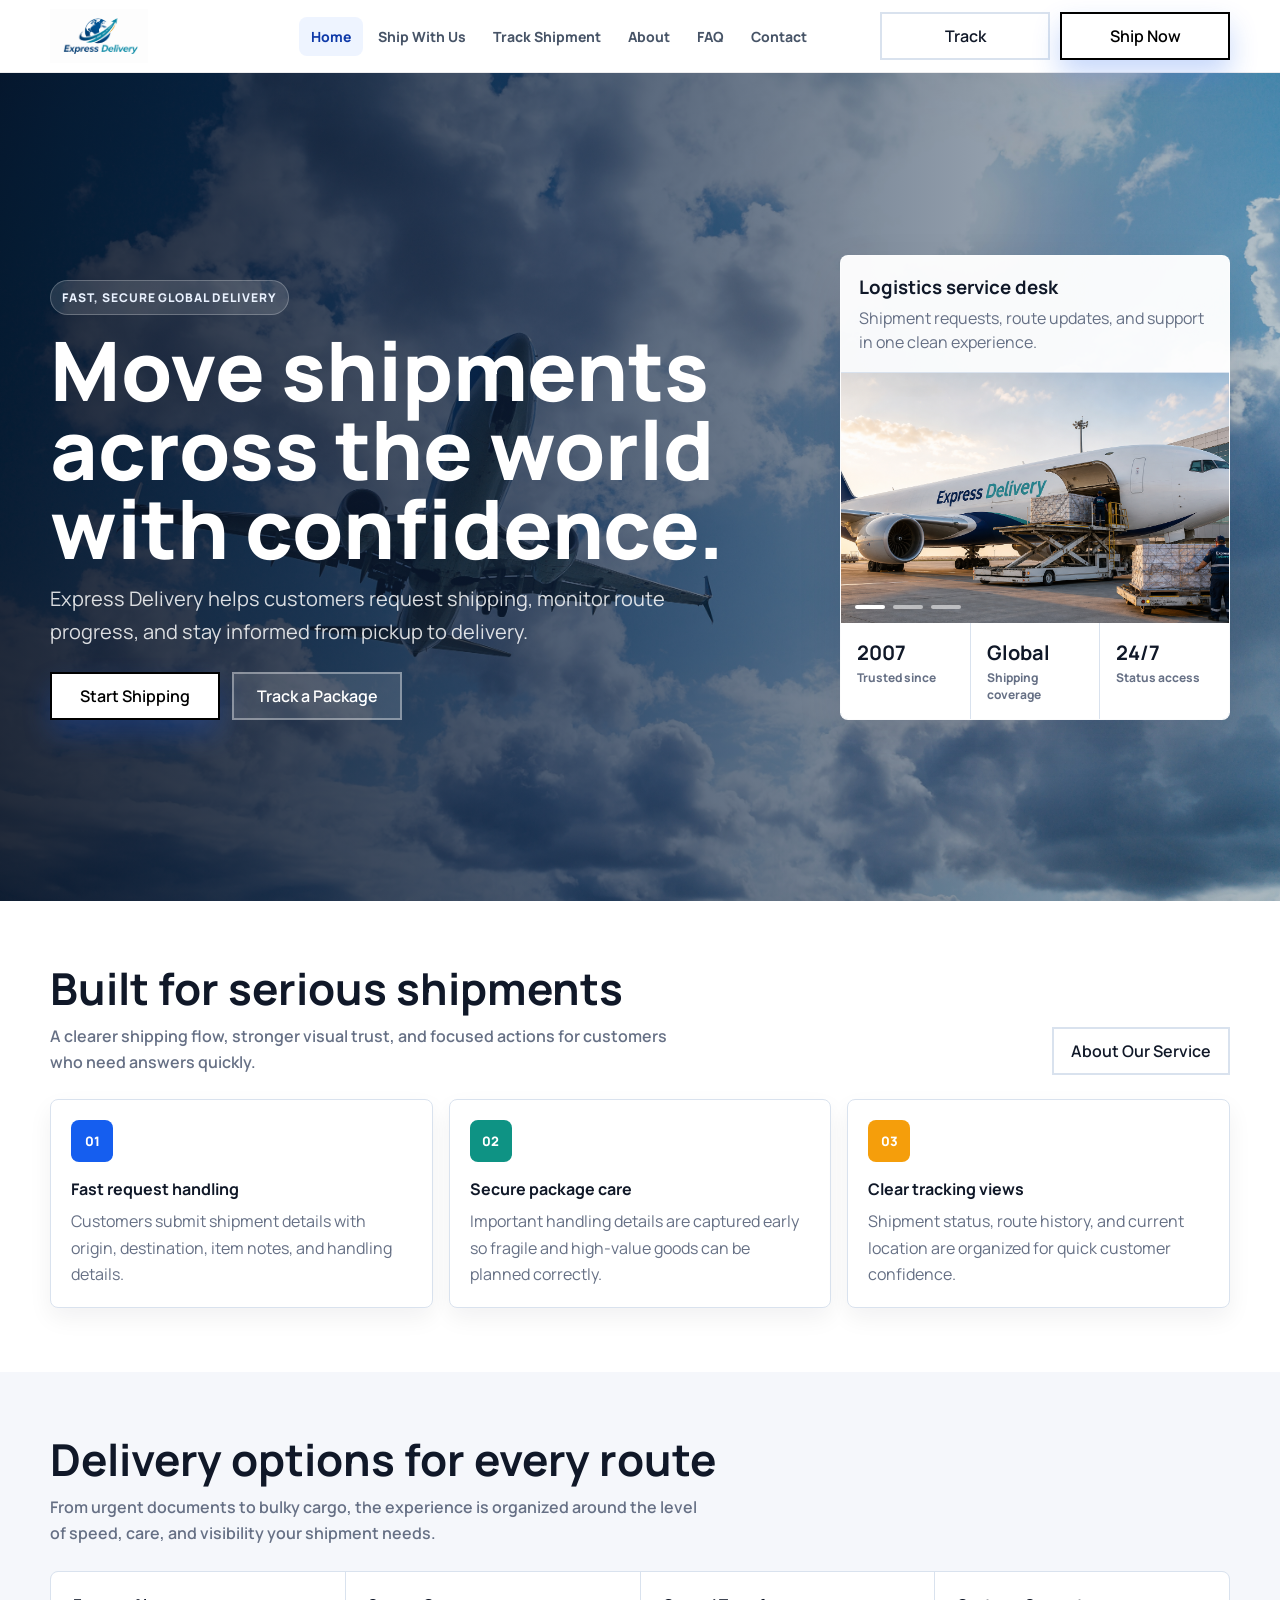
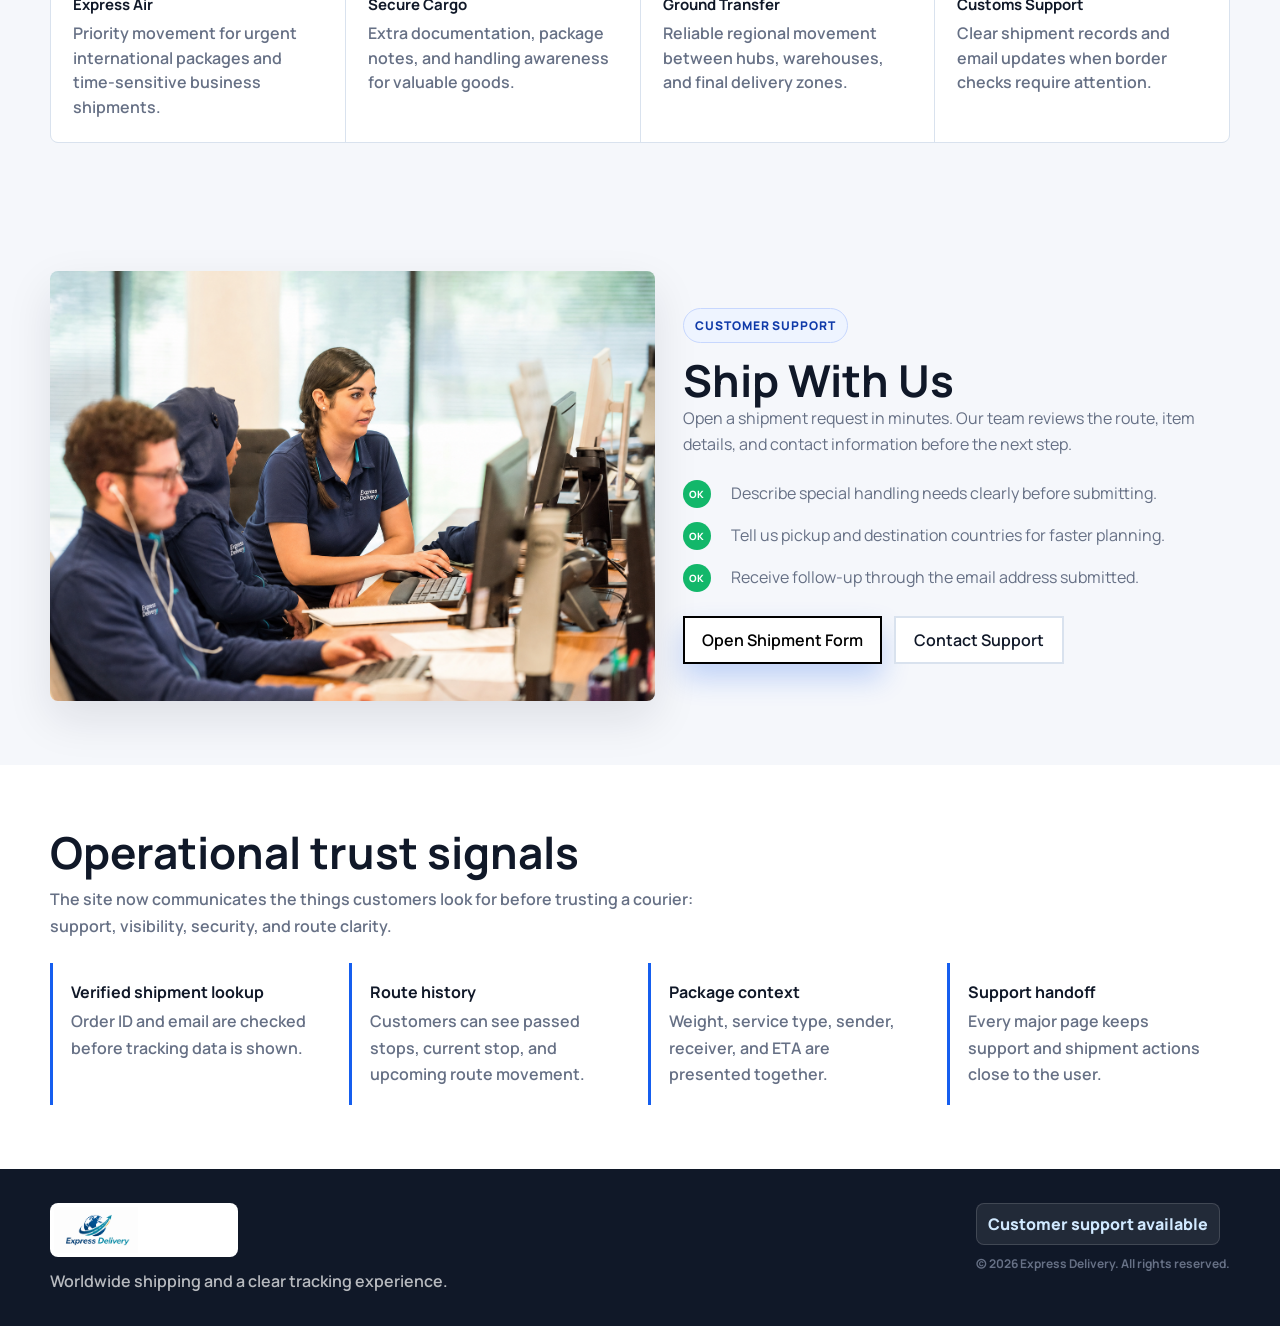
<file: index.html>
<!doctype html>
<html lang="en">
<head>
  <meta charset="utf-8" />
  <meta name="viewport" content="width=device-width,initial-scale=1" />
  <title>Express Delivery | Worldwide Shipping & Tracking</title>
  <link rel="icon" type="image/svg+xml" href="assets/favicon.svg" />
  <link rel="stylesheet" href="style.css" />
</head>
<body>
  <header class="nav">
    <div class="container nav-inner">
      <a class="brand" href="index.html">
        <img class="brand-logo" src="assets/express-delivery-logo.png" alt="Express Delivery logo" />
      </a>

      <button class="menu-btn" type="button" aria-label="Open menu" data-menu-btn>&#9776;</button>

      <nav class="nav-links" data-nav>
        <a href="index.html" class="active">Home</a>
        <a href="ship.html">Ship With Us</a>
        <a href="track.html">Track Shipment</a>
        <a href="about.html">About</a>
        <a href="faq.html">FAQ</a>
        <a href="contact.html">Contact</a>
        <div class="nav-mobile-cta">
          <a class="btn ghost" href="track.html">Track</a>
          <a class="btn primary" href="ship.html">Ship Now</a>
        </div>
      </nav>

      <div class="nav-cta nav-cta-desktop">
        <a class="btn ghost" href="track.html">Track</a>
        <a class="btn primary" href="ship.html">Ship Now</a>
      </div>
    </div>
  </header>

  <main>
    <section class="hero">
      <div class="container hero-grid">
        <div>
          <div class="eyebrow">Fast, secure global delivery</div>
          <h1 class="h1">Move shipments across the world with confidence.</h1>
          <p class="lead">
            Express Delivery helps customers request shipping, monitor route progress, and stay informed from pickup to delivery.
          </p>
          <div class="hero-actions">
            <a class="btn primary" href="ship.html">Start Shipping</a>
            <a class="btn ghost" href="track.html">Track a Package</a>
          </div>
        </div>

        <aside class="hero-panel">
          <div class="hero-panel-header">
            <h3>Logistics service desk</h3>
            <p>Shipment requests, route updates, and support in one clean experience.</p>
          </div>
          <div class="slider" data-slider>
            <div class="slide active" style="background-image:url('assets/express-plane.png')"></div>
            <div class="slide" style="background-image:url('assets/express-van.png')"></div>
            <div class="slide" style="background-image:url('assets/express-ship.png')"></div>
            <div class="slider-controls" data-dots></div>
          </div>
          <div class="metrics">
            <div class="metric"><b>2007</b><span>Trusted since</span></div>
            <div class="metric"><b>Global</b><span>Shipping coverage</span></div>
            <div class="metric"><b>24/7</b><span>Status access</span></div>
          </div>
        </aside>
      </div>
    </section>

    <section class="section">
      <div class="container">
        <div class="section-head">
          <div>
            <h2>Built for serious shipments</h2>
            <p class="sub">A clearer shipping flow, stronger visual trust, and focused actions for customers who need answers quickly.</p>
          </div>
          <a class="btn ghost" href="about.html">About Our Service</a>
        </div>

        <div class="cards">
          <article class="card">
            <div class="icon">01</div>
            <h4>Fast request handling</h4>
            <p>Customers submit shipment details with origin, destination, item notes, and handling details.</p>
          </article>
          <article class="card">
            <div class="icon" style="background:var(--teal)">02</div>
            <h4>Secure package care</h4>
            <p>Important handling details are captured early so fragile and high-value goods can be planned correctly.</p>
          </article>
          <article class="card">
            <div class="icon" style="background:var(--gold)">03</div>
            <h4>Clear tracking views</h4>
            <p>Shipment status, route history, and current location are organized for quick customer confidence.</p>
          </article>
        </div>
      </div>
    </section>

    <section class="section alt">
      <div class="container">
        <div class="section-head">
          <div>
            <h2>Delivery options for every route</h2>
            <p class="sub">From urgent documents to bulky cargo, the experience is organized around the level of speed, care, and visibility your shipment needs.</p>
          </div>
        </div>
        <div class="service-band">
          <div class="service-cell"><strong>Express Air</strong><span>Priority movement for urgent international packages and time-sensitive business shipments.</span></div>
          <div class="service-cell"><strong>Secure Cargo</strong><span>Extra documentation, package notes, and handling awareness for valuable goods.</span></div>
          <div class="service-cell"><strong>Ground Transfer</strong><span>Reliable regional movement between hubs, warehouses, and final delivery zones.</span></div>
          <div class="service-cell"><strong>Customs Support</strong><span>Clear shipment records and email updates when border checks require attention.</span></div>
        </div>
      </div>
    </section>

    <section class="section alt">
      <div class="container feature">
        <div class="feature-media" style="background-image:url('assets/express-support.png')"></div>
        <div class="feature-copy">
          <div class="eyebrow" style="color:var(--blue-dark);background:#eef4ff;border-color:#c7d7fe">Customer support</div>
          <h2 style="margin-top:14px">Ship With Us</h2>
          <p>Open a shipment request in minutes. Our team reviews the route, item details, and contact information before the next step.</p>
          <div class="feature-list">
            <div class="feature-row"><span class="check">OK</span><p>Describe special handling needs clearly before submitting.</p></div>
            <div class="feature-row"><span class="check">OK</span><p>Tell us pickup and destination countries for faster planning.</p></div>
            <div class="feature-row"><span class="check">OK</span><p>Receive follow-up through the email address submitted.</p></div>
          </div>
          <div class="actions">
            <a class="btn primary" href="ship.html">Open Shipment Form</a>
            <a class="btn ghost" href="contact.html">Contact Support</a>
          </div>
        </div>
      </div>
    </section>

    <section class="section">
      <div class="container">
        <div class="section-head">
          <div>
            <h2>Operational trust signals</h2>
            <p class="sub">The site now communicates the things customers look for before trusting a courier: support, visibility, security, and route clarity.</p>
          </div>
        </div>
        <div class="trust-grid">
          <div class="trust-item"><b>Verified shipment lookup</b><span class="sub">Order ID and email are checked before tracking data is shown.</span></div>
          <div class="trust-item"><b>Route history</b><span class="sub">Customers can see passed stops, current stop, and upcoming route movement.</span></div>
          <div class="trust-item"><b>Package context</b><span class="sub">Weight, service type, sender, receiver, and ETA are presented together.</span></div>
          <div class="trust-item"><b>Support handoff</b><span class="sub">Every major page keeps support and shipment actions close to the user.</span></div>
        </div>
      </div>
    </section>
  </main>

  <footer class="footer">
    <div class="container footer-grid">
      <div>
        <div class="brand"><img class="brand-logo" src="assets/express-delivery-logo.png" alt="Express Delivery logo" /></div>
        <p>Worldwide shipping and a clear tracking experience.</p>
      </div>
      <div>
        <div class="badge">Customer support available</div>
        <div class="kicker" style="margin-top:10px;">&copy; <span id="year"></span> Express Delivery. All rights reserved.</div>
      </div>
    </div>
  </footer>

  <script src="main.js"></script>
  <script src="slider.js"></script>
  <script src="nav.js"></script>
</body>
</html>
</file>
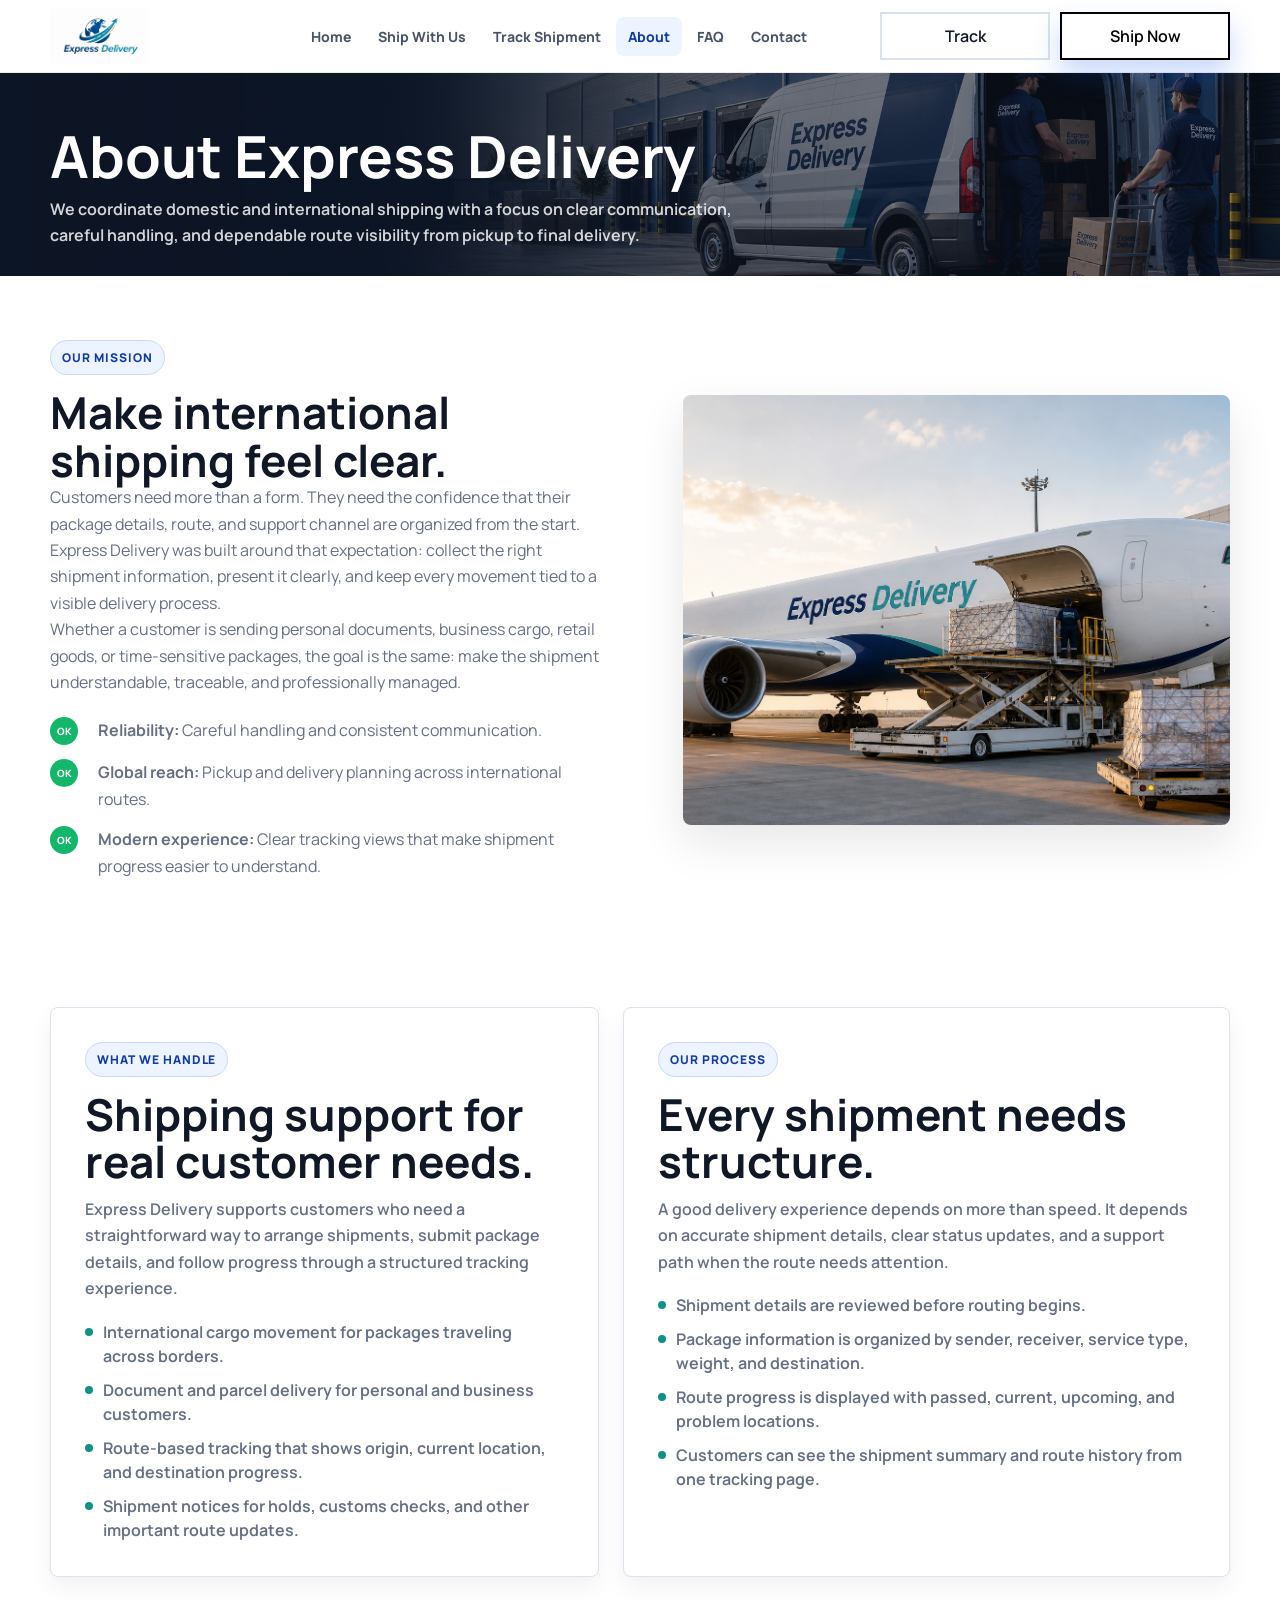
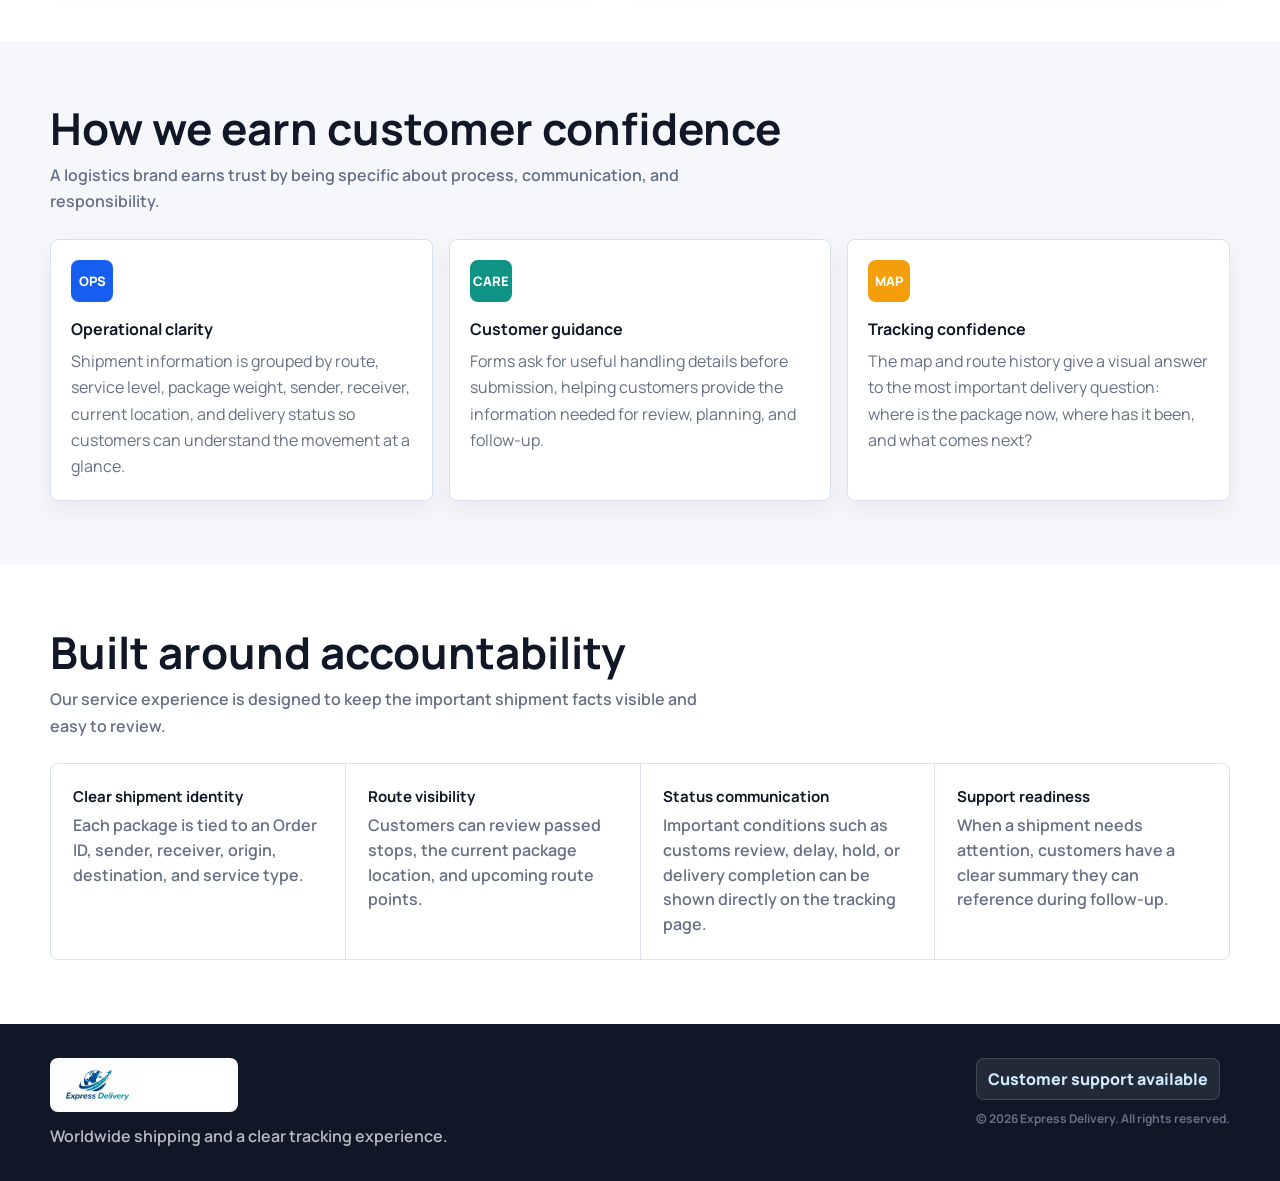
<file: about.html>
<!doctype html>
<html lang="en">
<head>
  <meta charset="utf-8" />
  <meta name="viewport" content="width=device-width,initial-scale=1" />
  <title>About Us | Express Delivery</title>
  <link rel="icon" type="image/svg+xml" href="assets/favicon.svg" />
  <link rel="stylesheet" href="style.css" />
</head>
<body>
  <header class="nav">
    <div class="container nav-inner">
      <a class="brand" href="index.html"><img class="brand-logo" src="assets/express-delivery-logo.png" alt="Express Delivery logo" /></a>
      <button class="menu-btn" type="button" aria-label="Open menu" data-menu-btn>&#9776;</button>
      <nav class="nav-links" data-nav>
        <a href="index.html">Home</a>
        <a href="ship.html">Ship With Us</a>
        <a href="track.html">Track Shipment</a>
        <a href="about.html" class="active">About</a>
        <a href="faq.html">FAQ</a>
        <a href="contact.html">Contact</a>
        <div class="nav-mobile-cta"><a class="btn ghost" href="track.html">Track</a><a class="btn primary" href="ship.html">Ship Now</a></div>
      </nav>
      <div class="nav-cta nav-cta-desktop"><a class="btn ghost" href="track.html">Track</a><a class="btn primary" href="ship.html">Ship Now</a></div>
    </div>
  </header>

  <main>
    <section class="pagehead">
      <div class="container">
        <h1>About Express Delivery</h1>
        <p>We coordinate domestic and international shipping with a focus on clear communication, careful handling, and dependable route visibility from pickup to final delivery.</p>
      </div>
    </section>

    <section class="section">
      <div class="container feature">
        <div class="feature-copy">
          <div class="eyebrow" style="color:var(--blue-dark);background:#eef4ff;border-color:#c7d7fe">Our mission</div>
          <h2 style="margin-top:14px">Make international shipping feel clear.</h2>
          <p>Customers need more than a form. They need the confidence that their package details, route, and support channel are organized from the start. Express Delivery was built around that expectation: collect the right shipment information, present it clearly, and keep every movement tied to a visible delivery process.</p>
          <p>Whether a customer is sending personal documents, business cargo, retail goods, or time-sensitive packages, the goal is the same: make the shipment understandable, traceable, and professionally managed.</p>
          <div class="feature-list">
            <div class="feature-row"><span class="check">OK</span><p><b>Reliability:</b> Careful handling and consistent communication.</p></div>
            <div class="feature-row"><span class="check">OK</span><p><b>Global reach:</b> Pickup and delivery planning across international routes.</p></div>
            <div class="feature-row"><span class="check">OK</span><p><b>Modern experience:</b> Clear tracking views that make shipment progress easier to understand.</p></div>
          </div>
        </div>
        <div class="feature-media" style="background-image:url('assets/express-plane.png')"></div>
      </div>
    </section>

    <section class="section">
      <div class="container split">
        <div class="panel">
          <div class="panel-pad">
            <div class="eyebrow" style="color:var(--blue-dark);background:#eef4ff;border-color:#c7d7fe">What we handle</div>
            <h2 style="margin-top:14px">Shipping support for real customer needs.</h2>
            <p class="sub">Express Delivery supports customers who need a straightforward way to arrange shipments, submit package details, and follow progress through a structured tracking experience.</p>
            <ul class="mini-list" style="margin-top:18px">
              <li>International cargo movement for packages traveling across borders.</li>
              <li>Document and parcel delivery for personal and business customers.</li>
              <li>Route-based tracking that shows origin, current location, and destination progress.</li>
              <li>Shipment notices for holds, customs checks, and other important route updates.</li>
            </ul>
          </div>
        </div>
        <div class="panel">
          <div class="panel-pad">
            <div class="eyebrow" style="color:var(--blue-dark);background:#eef4ff;border-color:#c7d7fe">Our process</div>
            <h2 style="margin-top:14px">Every shipment needs structure.</h2>
            <p class="sub">A good delivery experience depends on more than speed. It depends on accurate shipment details, clear status updates, and a support path when the route needs attention.</p>
            <ul class="mini-list" style="margin-top:18px">
              <li>Shipment details are reviewed before routing begins.</li>
              <li>Package information is organized by sender, receiver, service type, weight, and destination.</li>
              <li>Route progress is displayed with passed, current, upcoming, and problem locations.</li>
              <li>Customers can see the shipment summary and route history from one tracking page.</li>
            </ul>
          </div>
        </div>
      </div>
    </section>

    <section class="section alt">
      <div class="container">
        <div class="section-head">
          <div>
            <h2>How we earn customer confidence</h2>
            <p class="sub">A logistics brand earns trust by being specific about process, communication, and responsibility.</p>
          </div>
        </div>
        <div class="cards">
          <article class="card"><div class="icon">OPS</div><h4>Operational clarity</h4><p>Shipment information is grouped by route, service level, package weight, sender, receiver, current location, and delivery status so customers can understand the movement at a glance.</p></article>
          <article class="card"><div class="icon" style="background:var(--teal)">CARE</div><h4>Customer guidance</h4><p>Forms ask for useful handling details before submission, helping customers provide the information needed for review, planning, and follow-up.</p></article>
          <article class="card"><div class="icon" style="background:var(--gold)">MAP</div><h4>Tracking confidence</h4><p>The map and route history give a visual answer to the most important delivery question: where is the package now, where has it been, and what comes next?</p></article>
        </div>
      </div>
    </section>

    <section class="section">
      <div class="container">
        <div class="section-head">
          <div>
            <h2>Built around accountability</h2>
            <p class="sub">Our service experience is designed to keep the important shipment facts visible and easy to review.</p>
          </div>
        </div>
        <div class="service-band">
          <div class="service-cell"><strong>Clear shipment identity</strong><span>Each package is tied to an Order ID, sender, receiver, origin, destination, and service type.</span></div>
          <div class="service-cell"><strong>Route visibility</strong><span>Customers can review passed stops, the current package location, and upcoming route points.</span></div>
          <div class="service-cell"><strong>Status communication</strong><span>Important conditions such as customs review, delay, hold, or delivery completion can be shown directly on the tracking page.</span></div>
          <div class="service-cell"><strong>Support readiness</strong><span>When a shipment needs attention, customers have a clear summary they can reference during follow-up.</span></div>
        </div>
      </div>
    </section>
  </main>

  <footer class="footer">
    <div class="container footer-grid">
      <div><div class="brand"><img class="brand-logo" src="assets/express-delivery-logo.png" alt="Express Delivery logo" /></div><p>Worldwide shipping and a clear tracking experience.</p></div>
      <div><div class="badge">Customer support available</div><div class="kicker" style="margin-top:10px;">&copy; <span id="year"></span> Express Delivery. All rights reserved.</div></div>
    </div>
  </footer>

  <script src="main.js"></script>
  <script src="nav.js"></script>
</body>
</html>
</file>
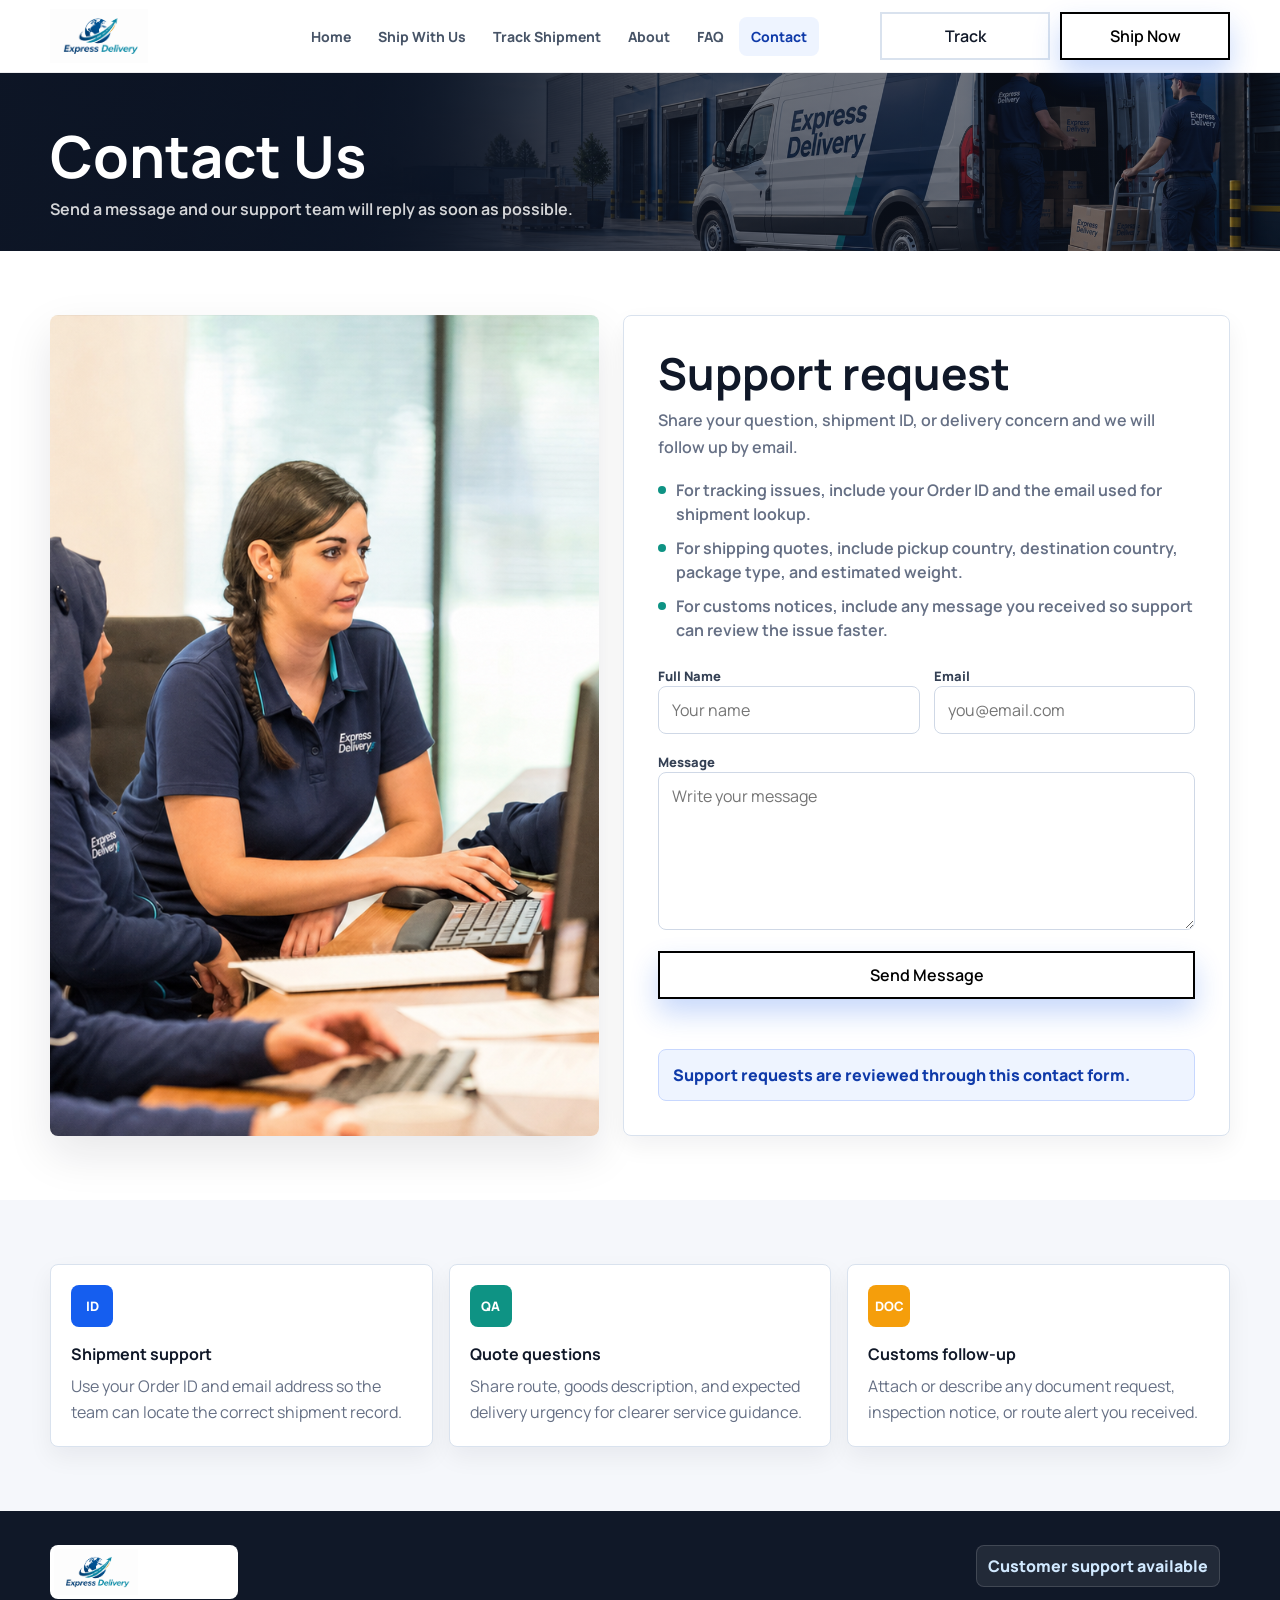
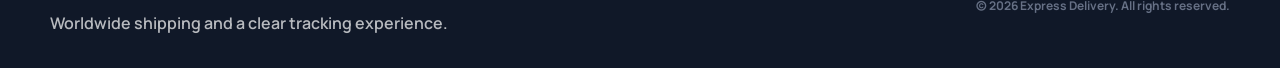
<file: contact.html>
<!doctype html>
<html lang="en">
<head>
  <meta charset="utf-8" />
  <meta name="viewport" content="width=device-width,initial-scale=1" />
  <title>Contact Us | Express Delivery</title>
  <link rel="icon" type="image/svg+xml" href="assets/favicon.svg" />
  <link rel="stylesheet" href="style.css" />
</head>
<body>
  <header class="nav">
    <div class="container nav-inner">
      <a class="brand" href="index.html"><img class="brand-logo" src="assets/express-delivery-logo.png" alt="Express Delivery logo" /></a>
      <button class="menu-btn" type="button" aria-label="Open menu" data-menu-btn>&#9776;</button>
      <nav class="nav-links" data-nav>
        <a href="index.html">Home</a>
        <a href="ship.html">Ship With Us</a>
        <a href="track.html">Track Shipment</a>
        <a href="about.html">About</a>
        <a href="faq.html">FAQ</a>
        <a href="contact.html" class="active">Contact</a>
        <div class="nav-mobile-cta"><a class="btn ghost" href="track.html">Track</a><a class="btn primary" href="ship.html">Ship Now</a></div>
      </nav>
      <div class="nav-cta nav-cta-desktop"><a class="btn ghost" href="track.html">Track</a><a class="btn primary" href="ship.html">Ship Now</a></div>
    </div>
  </header>

  <main>
    <section class="pagehead">
      <div class="container">
        <h1>Contact Us</h1>
        <p>Send a message and our support team will reply as soon as possible.</p>
      </div>
    </section>

    <section class="section">
      <div class="container split">
        <div class="imgbox" style="background-image:url('assets/express-support.png')"></div>
        <div class="panel">
          <div class="panel-pad">
            <h2>Support request</h2>
            <p class="sub">Share your question, shipment ID, or delivery concern and we will follow up by email.</p>
            <ul class="mini-list">
              <li>For tracking issues, include your Order ID and the email used for shipment lookup.</li>
              <li>For shipping quotes, include pickup country, destination country, package type, and estimated weight.</li>
              <li>For customs notices, include any message you received so support can review the issue faster.</li>
            </ul>
            <form
              class="form"
              style="margin-top:22px"
              action="https://formspree.io/f/xbdnryqz"
              method="POST"
              data-managed-form
              data-success="submitted.html?type=contact"
            >
              <input type="hidden" name="_subject" value="New support request" />
              <div class="row2">
                <div>
                  <label class="label" for="contactName">Full Name</label>
                  <input class="field" id="contactName" required name="name" placeholder="Your name" />
                </div>
                <div>
                  <label class="label" for="contactEmail">Email</label>
                  <input class="field" id="contactEmail" required name="email" type="email" placeholder="you@email.com" />
                </div>
              </div>
              <div>
                <label class="label" for="message">Message</label>
                <textarea class="field" id="message" required name="message" rows="6" placeholder="Write your message"></textarea>
              </div>
              <button class="btn primary block" type="submit">Send Message</button>
              <div class="kicker" data-form-status aria-live="polite"></div>
              <div class="notice">Support requests are reviewed through this contact form.</div>
            </form>
          </div>
        </div>
      </div>
    </section>

    <section class="section alt">
      <div class="container">
        <div class="cards">
          <article class="card"><div class="icon">ID</div><h4>Shipment support</h4><p>Use your Order ID and email address so the team can locate the correct shipment record.</p></article>
          <article class="card"><div class="icon" style="background:var(--teal)">QA</div><h4>Quote questions</h4><p>Share route, goods description, and expected delivery urgency for clearer service guidance.</p></article>
          <article class="card"><div class="icon" style="background:var(--gold)">DOC</div><h4>Customs follow-up</h4><p>Attach or describe any document request, inspection notice, or route alert you received.</p></article>
        </div>
      </div>
    </section>
  </main>

  <footer class="footer">
    <div class="container footer-grid">
      <div><div class="brand"><img class="brand-logo" src="assets/express-delivery-logo.png" alt="Express Delivery logo" /></div><p>Worldwide shipping and a clear tracking experience.</p></div>
      <div><div class="badge">Customer support available</div><div class="kicker" style="margin-top:10px;">&copy; <span id="year"></span> Express Delivery. All rights reserved.</div></div>
    </div>
  </footer>

  <script src="main.js"></script>
  <script src="forms.js"></script>
  <script src="nav.js"></script>
</body>
</html>
</file>
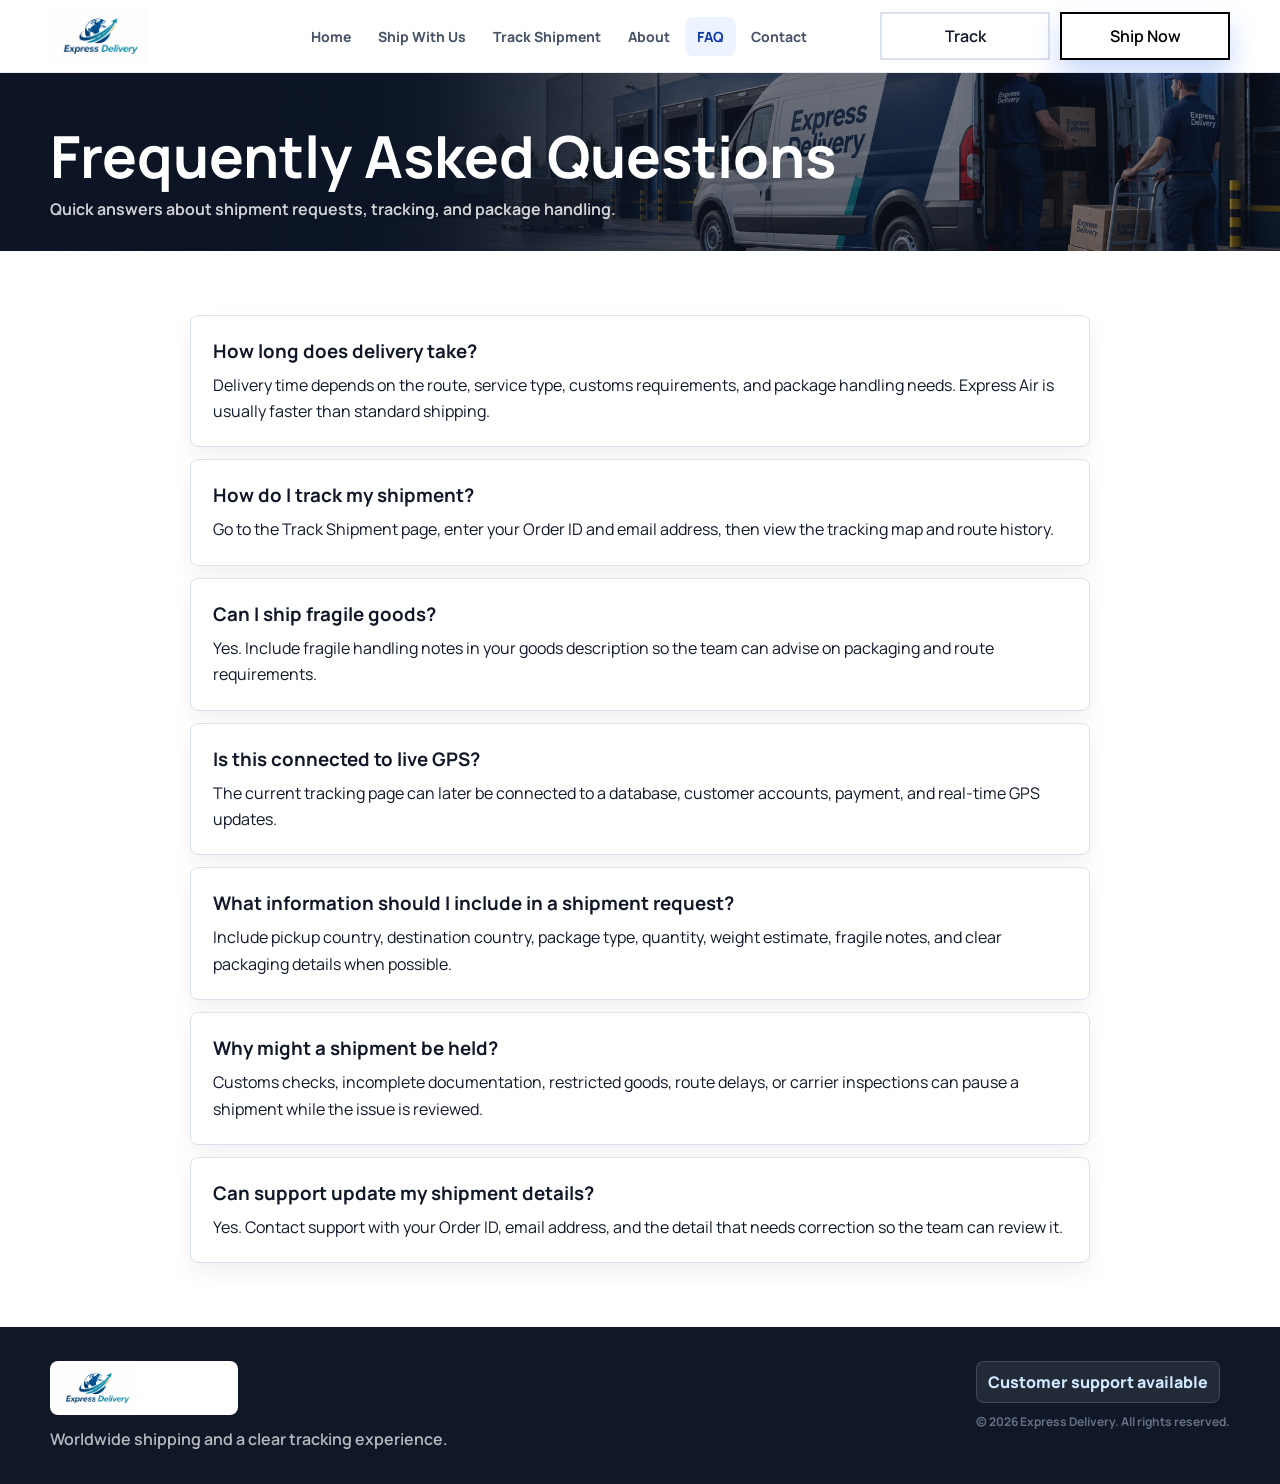
<file: faq.html>
<!doctype html>
<html lang="en">
<head>
  <meta charset="utf-8" />
  <meta name="viewport" content="width=device-width,initial-scale=1" />
  <title>FAQ | Express Delivery</title>
  <link rel="icon" type="image/svg+xml" href="assets/favicon.svg" />
  <link rel="stylesheet" href="style.css" />
</head>
<body>
  <header class="nav">
    <div class="container nav-inner">
      <a class="brand" href="index.html"><img class="brand-logo" src="assets/express-delivery-logo.png" alt="Express Delivery logo" /></a>
      <button class="menu-btn" type="button" aria-label="Open menu" data-menu-btn>&#9776;</button>
      <nav class="nav-links" data-nav>
        <a href="index.html">Home</a>
        <a href="ship.html">Ship With Us</a>
        <a href="track.html">Track Shipment</a>
        <a href="about.html">About</a>
        <a href="faq.html" class="active">FAQ</a>
        <a href="contact.html">Contact</a>
        <div class="nav-mobile-cta"><a class="btn ghost" href="track.html">Track</a><a class="btn primary" href="ship.html">Ship Now</a></div>
      </nav>
      <div class="nav-cta nav-cta-desktop"><a class="btn ghost" href="track.html">Track</a><a class="btn primary" href="ship.html">Ship Now</a></div>
    </div>
  </header>

  <main>
    <section class="pagehead">
      <div class="container">
        <h1>Frequently Asked Questions</h1>
        <p>Quick answers about shipment requests, tracking, and package handling.</p>
      </div>
    </section>

    <section class="section">
      <div class="container faq-list">
        <article class="faq-item">
          <h3>How long does delivery take?</h3>
          <p>Delivery time depends on the route, service type, customs requirements, and package handling needs. Express Air is usually faster than standard shipping.</p>
        </article>
        <article class="faq-item">
          <h3>How do I track my shipment?</h3>
          <p>Go to the Track Shipment page, enter your Order ID and email address, then view the tracking map and route history.</p>
        </article>
        <article class="faq-item">
          <h3>Can I ship fragile goods?</h3>
          <p>Yes. Include fragile handling notes in your goods description so the team can advise on packaging and route requirements.</p>
        </article>
        <article class="faq-item">
          <h3>Is this connected to live GPS?</h3>
          <p>The current tracking page can later be connected to a database, customer accounts, payment, and real-time GPS updates.</p>
        </article>
        <article class="faq-item">
          <h3>What information should I include in a shipment request?</h3>
          <p>Include pickup country, destination country, package type, quantity, weight estimate, fragile notes, and clear packaging details when possible.</p>
        </article>
        <article class="faq-item">
          <h3>Why might a shipment be held?</h3>
          <p>Customs checks, incomplete documentation, restricted goods, route delays, or carrier inspections can pause a shipment while the issue is reviewed.</p>
        </article>
        <article class="faq-item">
          <h3>Can support update my shipment details?</h3>
          <p>Yes. Contact support with your Order ID, email address, and the detail that needs correction so the team can review it.</p>
        </article>
      </div>
    </section>
  </main>

  <footer class="footer">
    <div class="container footer-grid">
      <div><div class="brand"><img class="brand-logo" src="assets/express-delivery-logo.png" alt="Express Delivery logo" /></div><p>Worldwide shipping and a clear tracking experience.</p></div>
      <div><div class="badge">Customer support available</div><div class="kicker" style="margin-top:10px;">&copy; <span id="year"></span> Express Delivery. All rights reserved.</div></div>
    </div>
  </footer>

  <script src="main.js"></script>
  <script src="nav.js"></script>
</body>
</html>
</file>
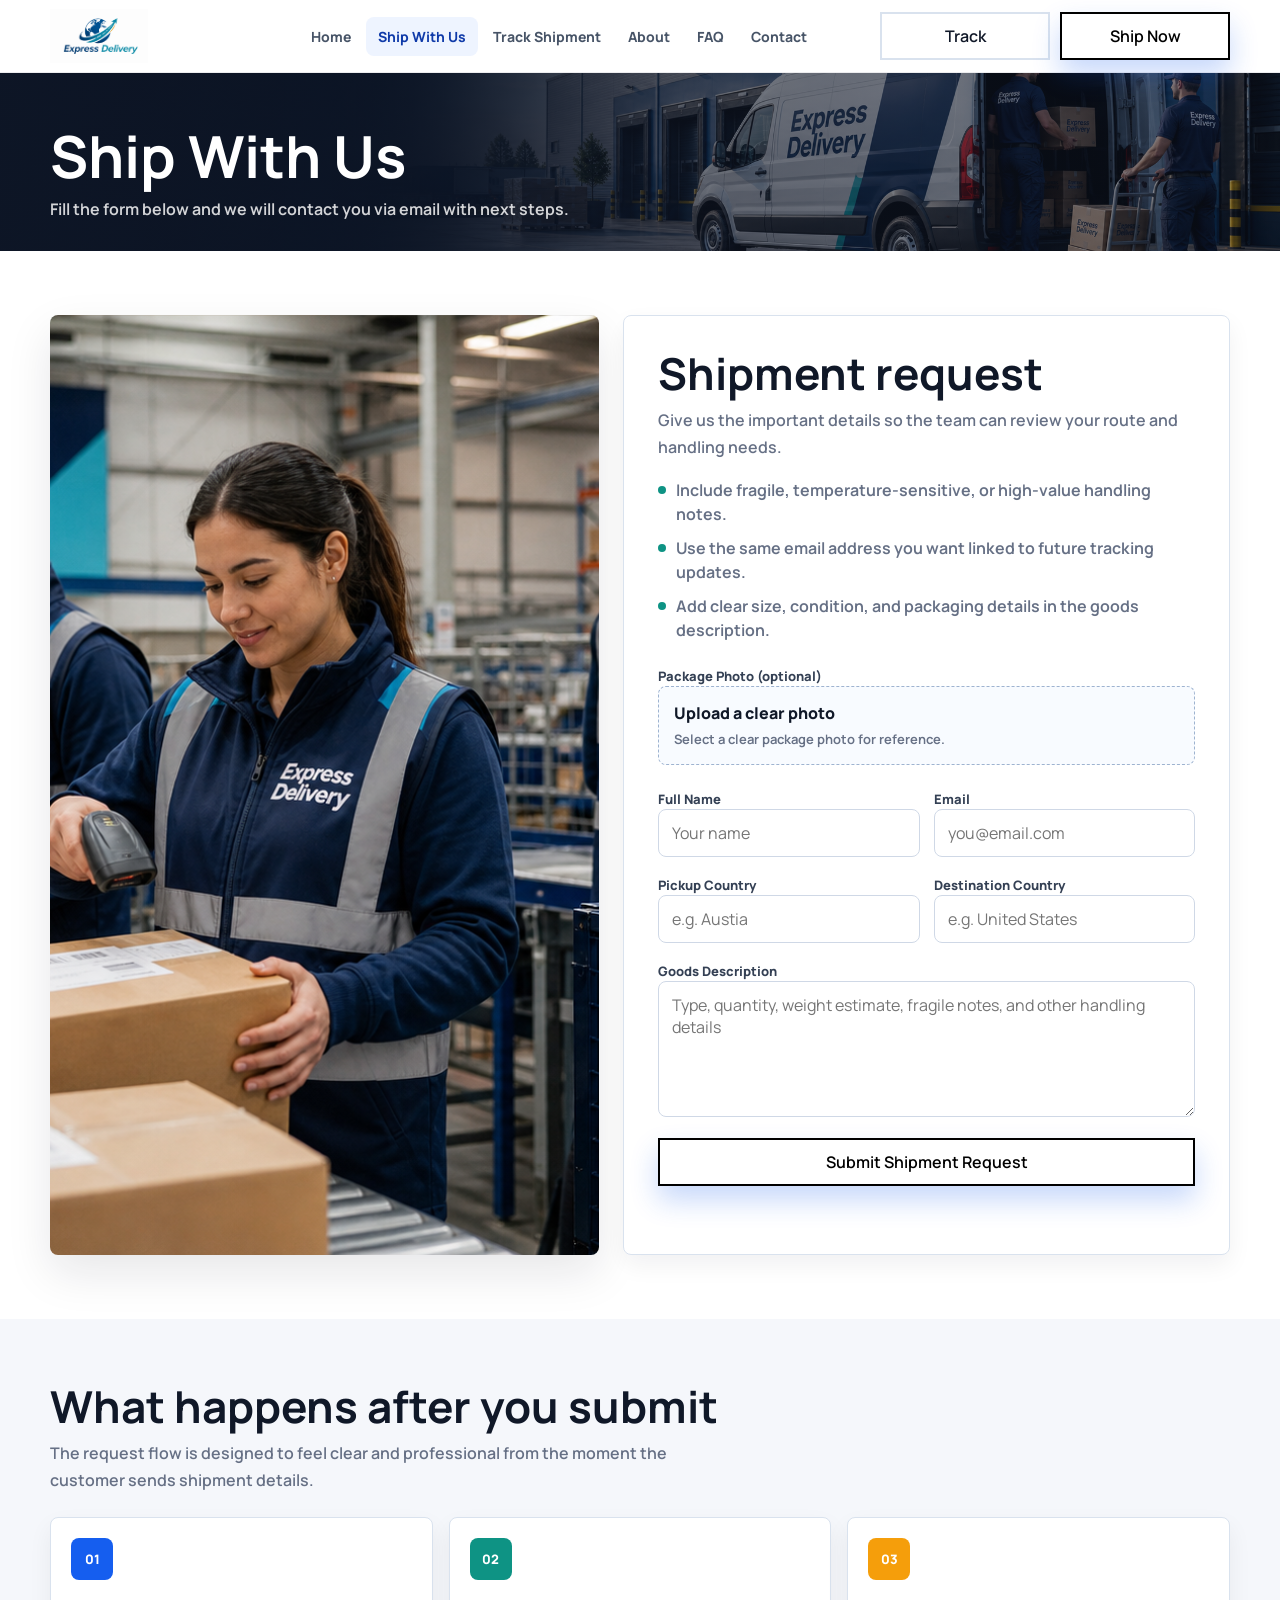
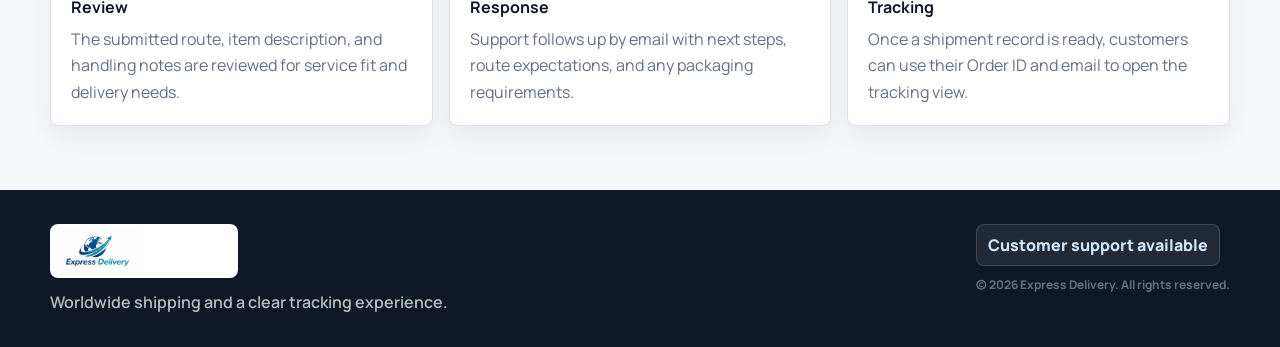
<file: ship.html>
<!doctype html>
<html lang="en">
<head>
  <meta charset="utf-8" />
  <meta name="viewport" content="width=device-width,initial-scale=1" />
  <title>Ship With Us | Express Delivery</title>
  <link rel="icon" type="image/svg+xml" href="assets/favicon.svg" />
  <link rel="stylesheet" href="style.css" />
</head>
<body>
  <header class="nav">
    <div class="container nav-inner">
      <a class="brand" href="index.html"><img class="brand-logo" src="assets/express-delivery-logo.png" alt="Express Delivery logo" /></a>
      <button class="menu-btn" type="button" aria-label="Open menu" data-menu-btn>&#9776;</button>
      <nav class="nav-links" data-nav>
        <a href="index.html">Home</a>
        <a href="ship.html" class="active">Ship With Us</a>
        <a href="track.html">Track Shipment</a>
        <a href="about.html">About</a>
        <a href="faq.html">FAQ</a>
        <a href="contact.html">Contact</a>
        <div class="nav-mobile-cta"><a class="btn ghost" href="track.html">Track</a><a class="btn primary" href="ship.html">Ship Now</a></div>
      </nav>
      <div class="nav-cta nav-cta-desktop"><a class="btn ghost" href="track.html">Track</a><a class="btn primary" href="ship.html">Ship Now</a></div>
    </div>
  </header>

  <main>
    <section class="pagehead">
      <div class="container">
        <h1>Ship With Us</h1>
        <p>Fill the form below and we will contact you via email with next steps.</p>
      </div>
    </section>

    <section class="section">
      <div class="container split">
        <div class="imgbox" style="background-image:url('assets/express-workers.png')"></div>
        <div class="panel">
          <div class="panel-pad">
            <h2>Shipment request</h2>
            <p class="sub">Give us the important details so the team can review your route and handling needs.</p>
            <ul class="mini-list">
              <li>Include fragile, temperature-sensitive, or high-value handling notes.</li>
              <li>Use the same email address you want linked to future tracking updates.</li>
              <li>Add clear size, condition, and packaging details in the goods description.</li>
            </ul>

            <div class="visual-upload" data-visual-upload style="margin-top:22px">
              <label class="label" for="packagePhotoPreview">Package Photo (optional)</label>
              <label class="visual-upload-box" for="packagePhotoPreview">
                <span class="visual-upload-title">Upload a clear photo</span>
                <span class="visual-upload-text" data-visual-upload-text>Select a clear package photo for reference.</span>
              </label>
              <input id="packagePhotoPreview" type="file" accept="image/*" data-visual-upload-input />
            </div>

            <form
              class="form"
              id="shipForm"
              style="margin-top:22px"
              action="https://formspree.io/f/xrenzkja"
              method="POST"
              data-managed-form
              data-success="submitted.html?type=shipment"
            >
              <input type="hidden" name="_subject" value="New shipment request" />
              <div class="row2">
                <div>
                  <label class="label" for="name">Full Name</label>
                  <input class="field" id="name" required name="name" placeholder="Your name" />
                </div>
                <div>
                  <label class="label" for="email">Email</label>
                  <input class="field" id="email" required name="email" type="email" placeholder="you@email.com" />
                </div>
              </div>
              <div class="row2">
                <div>
                  <label class="label" for="pickup">Pickup Country</label>
                  <input class="field" id="pickup" required name="pickup" placeholder="e.g. Austia" />
                </div>
                <div>
                  <label class="label" for="destination">Destination Country</label>
                  <input class="field" id="destination" required name="destination" placeholder="e.g. United States" />
                </div>
              </div>
              <div>
                <label class="label" for="description">Goods Description</label>
                <textarea class="field" id="description" required name="description" rows="5" placeholder="Type, quantity, weight estimate, fragile notes, and other handling details"></textarea>
              </div>
              <button class="btn primary block" type="submit">Submit Shipment Request</button>
              <div class="kicker" data-form-status aria-live="polite"></div>
            </form>
          </div>
        </div>
      </div>
    </section>

    <section class="section alt">
      <div class="container">
        <div class="section-head">
          <div>
            <h2>What happens after you submit</h2>
            <p class="sub">The request flow is designed to feel clear and professional from the moment the customer sends shipment details.</p>
          </div>
        </div>
        <div class="cards">
          <article class="card"><div class="icon">01</div><h4>Review</h4><p>The submitted route, item description, and handling notes are reviewed for service fit and delivery needs.</p></article>
          <article class="card"><div class="icon" style="background:var(--teal)">02</div><h4>Response</h4><p>Support follows up by email with next steps, route expectations, and any packaging requirements.</p></article>
          <article class="card"><div class="icon" style="background:var(--gold)">03</div><h4>Tracking</h4><p>Once a shipment record is ready, customers can use their Order ID and email to open the tracking view.</p></article>
        </div>
      </div>
    </section>
  </main>

  <footer class="footer">
    <div class="container footer-grid">
      <div><div class="brand"><img class="brand-logo" src="assets/express-delivery-logo.png" alt="Express Delivery logo" /></div><p>Worldwide shipping and a clear tracking experience.</p></div>
      <div><div class="badge">Customer support available</div><div class="kicker" style="margin-top:10px;">&copy; <span id="year"></span> Express Delivery. All rights reserved.</div></div>
    </div>
  </footer>

  <script src="main.js"></script>
  <script src="forms.js"></script>
  <script src="nav.js"></script>
</body>
</html>
</file>
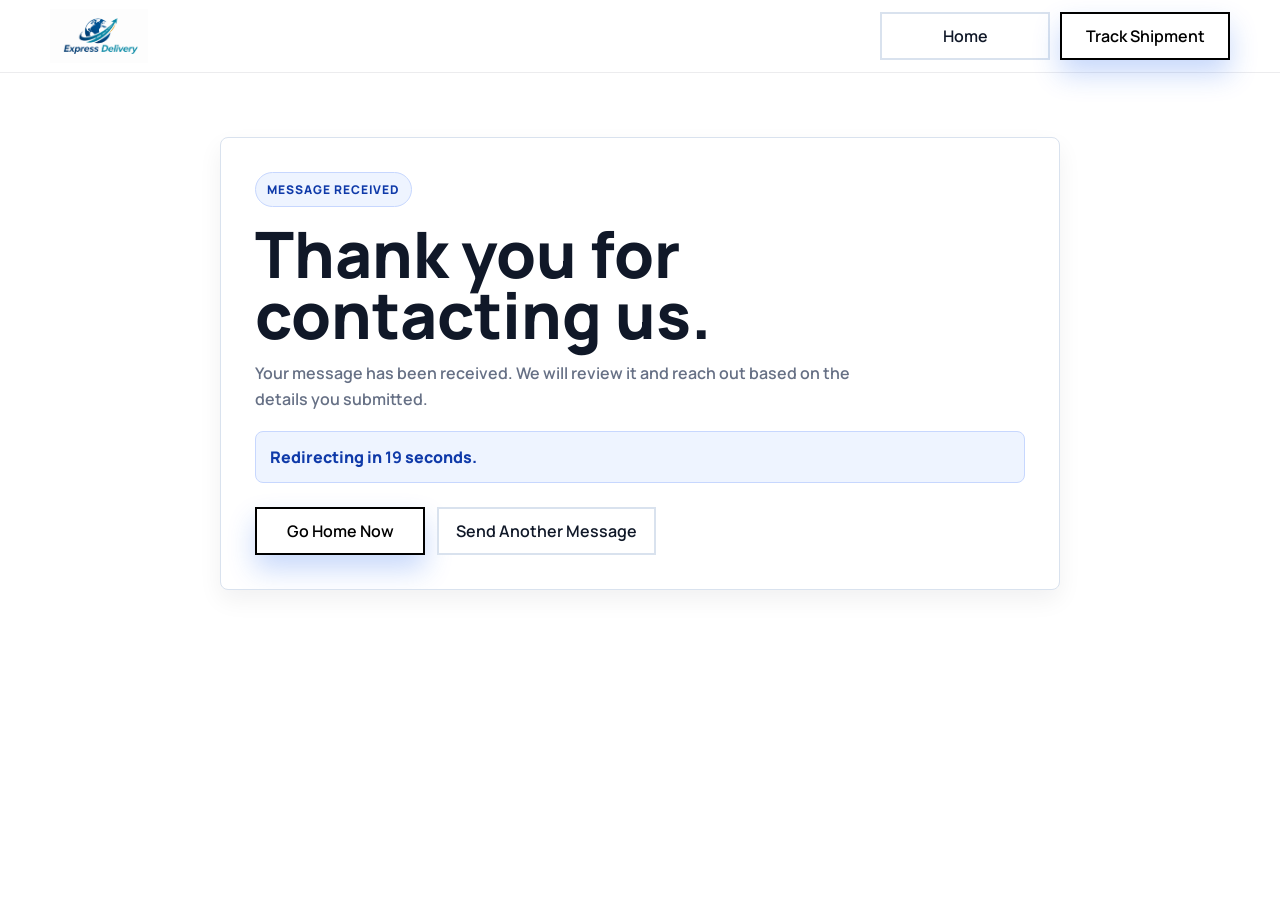
<file: submitted.html>
<!doctype html>
<html lang="en">
<head>
  <meta charset="utf-8" />
  <meta name="viewport" content="width=device-width,initial-scale=1" />
  <title>Request Received | Express Delivery</title>
  <link rel="icon" type="image/svg+xml" href="assets/favicon.svg" />
  <link rel="stylesheet" href="style.css" />
</head>
<body>
  <header class="nav">
    <div class="container nav-inner">
      <a class="brand" href="index.html"><img class="brand-logo" src="assets/express-delivery-logo.png" alt="Express Delivery logo" /></a>
      <div class="nav-cta"><a class="btn ghost" href="index.html">Home</a><a class="btn primary" href="track.html">Track Shipment</a></div>
    </div>
  </header>

  <main>
    <section class="section">
      <div class="container" style="max-width:840px">
        <div class="panel">
          <div class="panel-pad">
            <div class="eyebrow" id="submittedEyebrow" style="color:var(--blue-dark);background:#eef4ff;border-color:#c7d7fe">Request received</div>
            <h1 class="h1" id="submittedTitle" style="color:var(--ink);font-size:clamp(38px,7vw,64px);margin-top:16px">We will reach out shortly.</h1>
            <p class="sub" id="submittedMessage">Our team will review your request and respond as soon as possible.</p>
            <div class="notice" style="margin-top:18px;">Redirecting in <b id="count">20</b> seconds.</div>
            <div class="actions">
              <a class="btn primary" href="index.html">Go Home Now</a>
              <a class="btn ghost" id="submittedSecondary" href="contact.html">Send Another Message</a>
            </div>
          </div>
        </div>
      </div>
    </section>
  </main>

  <script>
    const params = new URLSearchParams(window.location.search);
    const type = params.get("type");
    const copy = {
      shipment: {
        eyebrow: "Shipment request received",
        title: "Your shipment request is processing.",
        message: "Our team will review the route, package details, and handling notes. We will reach out with next steps based on the shipment request.",
        secondaryText: "Submit Another",
        secondaryHref: "ship.html"
      },
      contact: {
        eyebrow: "Message received",
        title: "Thank you for contacting us.",
        message: "Your message has been received. We will review it and reach out based on the details you submitted.",
        secondaryText: "Send Another Message",
        secondaryHref: "contact.html"
      }
    };

    const selected = copy[type] || copy.contact;
    document.getElementById("submittedEyebrow").textContent = selected.eyebrow;
    document.getElementById("submittedTitle").textContent = selected.title;
    document.getElementById("submittedMessage").textContent = selected.message;
    document.getElementById("submittedSecondary").textContent = selected.secondaryText;
    document.getElementById("submittedSecondary").href = selected.secondaryHref;

    let t = 20;
    const el = document.getElementById("count");
    const timer = setInterval(() => {
      t -= 1;
      el.textContent = t;
      if (t <= 0) {
        clearInterval(timer);
        window.location.href = "index.html";
      }
    }, 1000);
  </script>
</body>
</html>
</file>
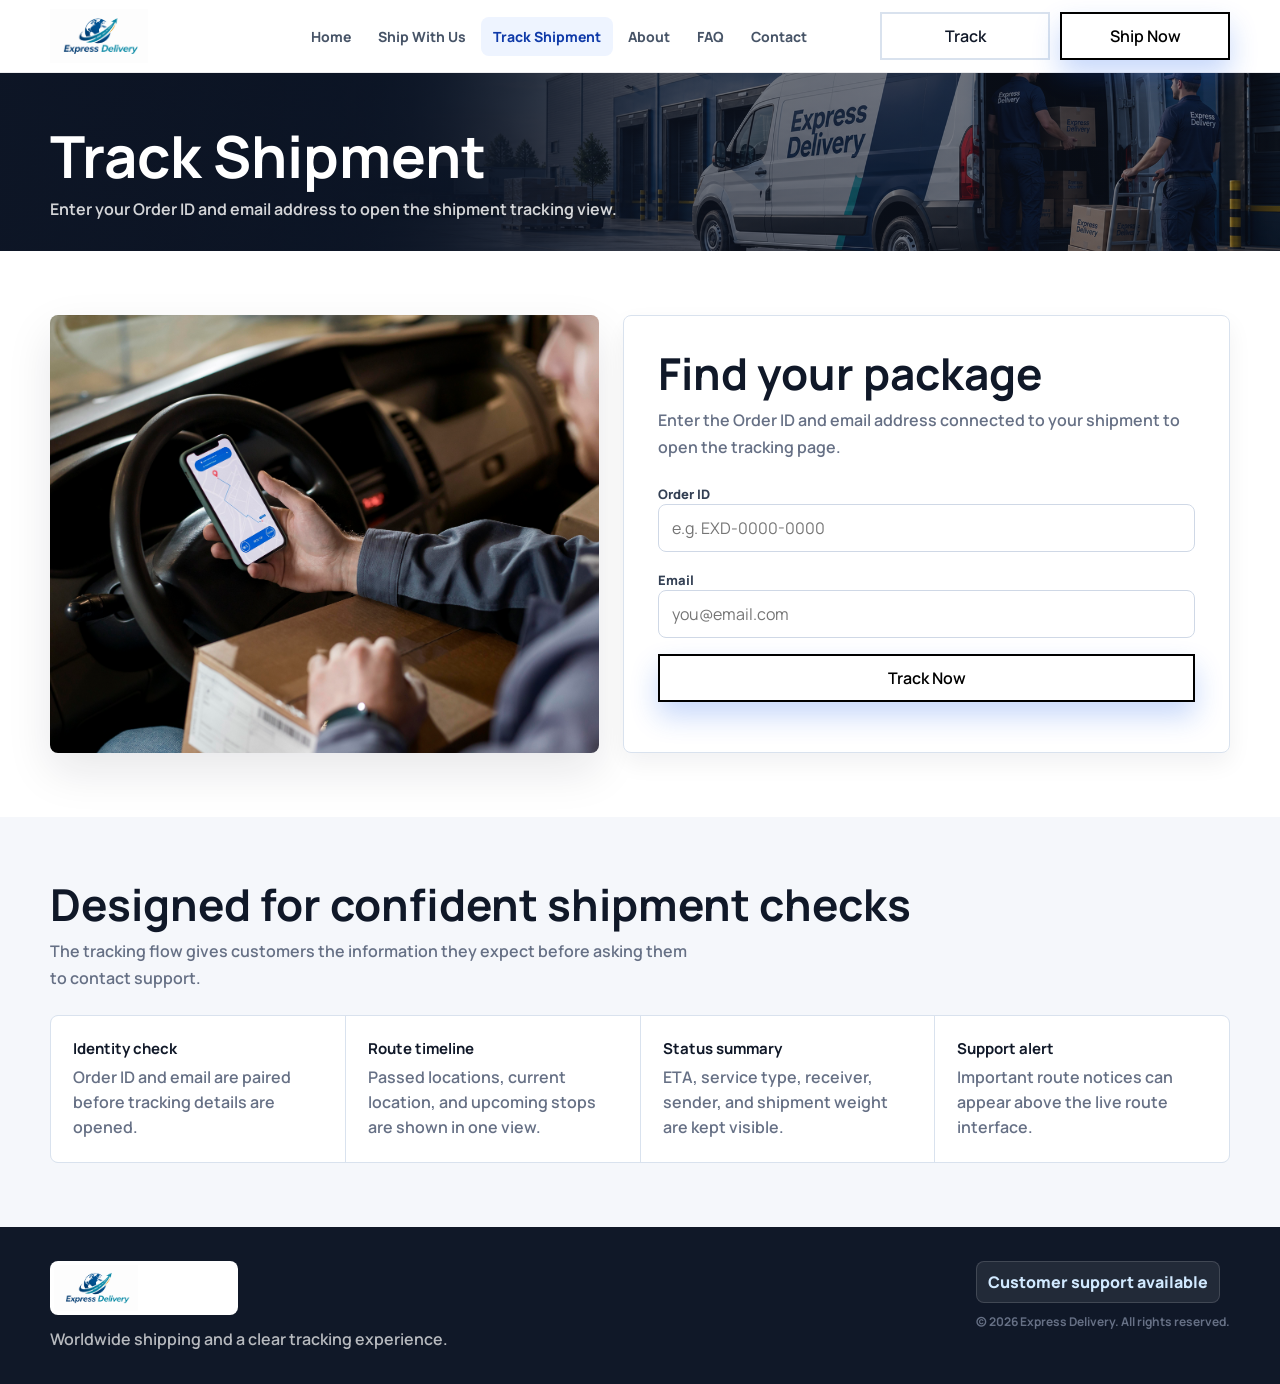
<file: track.html>
<!doctype html>
<html lang="en">
<head>
  <meta charset="utf-8" />
  <meta name="viewport" content="width=device-width,initial-scale=1" />
  <title>Track Shipment | Express Delivery</title>
  <link rel="icon" type="image/svg+xml" href="assets/favicon.svg" />
  <link rel="stylesheet" href="style.css" />
</head>
<body>
  <header class="nav">
    <div class="container nav-inner">
      <a class="brand" href="index.html"><img class="brand-logo" src="assets/express-delivery-logo.png" alt="Express Delivery logo" /></a>
      <button class="menu-btn" type="button" aria-label="Open menu" data-menu-btn>&#9776;</button>
      <nav class="nav-links" data-nav>
        <a href="index.html">Home</a>
        <a href="ship.html">Ship With Us</a>
        <a href="track.html" class="active">Track Shipment</a>
        <a href="about.html">About</a>
        <a href="faq.html">FAQ</a>
        <a href="contact.html">Contact</a>
        <div class="nav-mobile-cta"><a class="btn ghost" href="track.html">Track</a><a class="btn primary" href="ship.html">Ship Now</a></div>
      </nav>
      <div class="nav-cta nav-cta-desktop"><a class="btn ghost" href="track.html">Track</a><a class="btn primary" href="ship.html">Ship Now</a></div>
    </div>
  </header>

  <main>
    <section class="pagehead">
      <div class="container">
        <h1>Track Shipment</h1>
        <p>Enter your Order ID and email address to open the shipment tracking view.</p>
      </div>
    </section>

    <section class="section">
      <div class="container split">
        <div class="imgbox" style="background-image:url('track1.jpg')"></div>
        <div class="panel">
          <div class="panel-pad">
            <h2>Find your package</h2>
            <p class="sub">Enter the Order ID and email address connected to your shipment to open the tracking page.</p>
            <form
              class="form"
              id="trackForm"
              style="margin-top:22px"
              novalidate
            >
              <div>
                <label class="label" for="orderId">Order ID</label>
                <input class="field" id="orderId" required name="orderId" placeholder="e.g. EXD-0000-0000" />
              </div>
              <div>
                <label class="label" for="trackEmail">Email</label>
                <input class="field" id="trackEmail" required type="email" name="email" placeholder="you@email.com" />
              </div>
              <button class="btn primary block" type="submit">Track Now</button>
              <div id="trackMessage" class="kicker" aria-live="polite"></div>
            </form>
          </div>
        </div>
      </div>
    </section>

    <section class="section alt">
      <div class="container">
        <div class="section-head">
          <div>
            <h2>Designed for confident shipment checks</h2>
            <p class="sub">The tracking flow gives customers the information they expect before asking them to contact support.</p>
          </div>
        </div>
        <div class="service-band">
          <div class="service-cell"><strong>Identity check</strong><span>Order ID and email are paired before tracking details are opened.</span></div>
          <div class="service-cell"><strong>Route timeline</strong><span>Passed locations, current location, and upcoming stops are shown in one view.</span></div>
          <div class="service-cell"><strong>Status summary</strong><span>ETA, service type, receiver, sender, and shipment weight are kept visible.</span></div>
          <div class="service-cell"><strong>Support alert</strong><span>Important route notices can appear above the live route interface.</span></div>
        </div>
      </div>
    </section>
  </main>

  <footer class="footer">
    <div class="container footer-grid">
      <div><div class="brand"><img class="brand-logo" src="assets/express-delivery-logo.png" alt="Express Delivery logo" /></div><p>Worldwide shipping and a clear tracking experience.</p></div>
      <div><div class="badge">Customer support available</div><div class="kicker" style="margin-top:10px;">&copy; <span id="year"></span> Express Delivery. All rights reserved.</div></div>
    </div>
  </footer>

  <script src="main.js"></script>
  <script src="track.js"></script>
  <script src="nav.js"></script>
</body>
</html>
</file>
<file: style.css>
@import url("https://fonts.googleapis.com/css2?family=Manrope:wght@400;500;600;700;800;900&display=swap");

:root {
  --ink: #101828;
  --muted: #667085;
  --soft: #f5f7fb;
  --surface: #ffffff;
  --line: #d9e2ee;
  --blue: #155eef;
  --blue-dark: #0f3aa9;
  --teal: #0e9384;
  --gold: #f59e0b;
  --green: #12b76a;
  --red: #d92d20;
  --shadow: 0 18px 45px rgba(16, 24, 40, 0.1);
  --radius: 8px;
}

*,
*::before,
*::after {
  box-sizing: border-box;
}

html {
  scroll-behavior: smooth;
}

body {
  margin: 0;
  font-family: "Manrope", ui-sans-serif, system-ui, -apple-system, BlinkMacSystemFont, "Segoe UI", Arial, sans-serif;
  color: var(--ink);
  background: #fff;
  animation: fadeIn .45s ease both;
  overflow-x: hidden;
}

a {
  color: inherit;
  text-decoration: none;
}

img {
  display: block;
  max-width: 100%;
}

button,
input,
textarea,
select {
  font: inherit;
}

.container {
  width: min(1180px, calc(100% - 32px));
  margin-inline: auto;
}

.nav {
  position: sticky;
  top: 0;
  z-index: 50;
  background: rgba(255, 255, 255, 0.94);
  border-bottom: 1px solid rgba(16, 24, 40, 0.08);
  backdrop-filter: blur(14px);
  overflow: visible;
}

.nav-inner {
  min-height: 72px;
  display: flex;
  align-items: center;
  justify-content: space-between;
  gap: 18px;
  position: relative;
}

.brand {
  display: inline-flex;
  align-items: center;
  gap: 11px;
  font-weight: 850;
  min-width: 0;
  flex: 0 1 auto;
}

.brand-logo {
  width: clamp(142px, 18vw, 188px);
  height: 54px;
  object-fit: contain;
  object-position: left center;
}

.footer .brand-logo {
  padding: 4px;
  border-radius: var(--radius);
  background: #fff;
}

.logo {
  width: 42px;
  height: 42px;
  border-radius: var(--radius);
  background:
    linear-gradient(135deg, rgba(255,255,255,.85) 0 18%, transparent 18% 100%),
    linear-gradient(135deg, var(--blue) 0%, var(--teal) 100%);
  box-shadow: 0 12px 26px rgba(21, 94, 239, 0.23);
}

.brand small {
  display: block;
  margin-top: 2px;
  color: var(--muted);
  font-size: 12px;
  font-weight: 700;
}

.nav-links {
  display: flex;
  align-items: center;
  gap: 3px;
}

.nav-links a {
  padding: 10px 12px;
  border-radius: var(--radius);
  color: #475467;
  font-size: 14px;
  font-weight: 750;
}

.nav-links a:hover,
.nav-links a.active {
  color: var(--blue-dark);
  background: #eef4ff;
}

.nav-cta,
.nav-mobile-cta {
  display: flex;
  align-items: center;
  gap: 10px;
}

.nav-mobile-cta,
.menu-btn {
  display: none;
}

.btn {
  align-items: center;
  background-color: #fff;
  border: 2px solid #000;
  box-sizing: border-box;
  color: #000;
  cursor: pointer;
  display: inline-flex;
  fill: #000;
  font-family: "Manrope", Inter, sans-serif;
  font-size: 16px;
  font-weight: 600;
  height: 48px;
  align-items: center;
  justify-content: center;
  letter-spacing: 0;
  line-height: 24px;
  min-width: 140px;
  outline: 0;
  padding: 0 17px;
  text-align: center;
  text-decoration: none;
  transition: all .3s;
  user-select: none;
  -webkit-user-select: none;
  touch-action: manipulation;
}

.btn:focus {
  color: #171e29;
}

.btn:hover,
.btn:active {
  border-color: #06f;
  color: #06f;
  fill: #06f;
  transform: translateY(-1px);
}

.btn:disabled {
  cursor: wait;
  opacity: .72;
}

.btn.primary {
  color: #000;
  background: #fff;
  box-shadow: 0 14px 28px rgba(21, 94, 239, .24);
}

.btn.ghost {
  color: var(--ink);
  background: #fff;
  border-color: var(--line);
}

.btn.block {
  width: 100%;
}

.hero {
  min-height: calc(100vh - 72px);
  display: flex;
  align-items: center;
  padding: 44px 0;
  color: #fff;
  background:
    linear-gradient(90deg, rgba(5, 13, 31, .86) 0%, rgba(8, 28, 60, .68) 45%, rgba(8, 28, 60, .24) 100%),
    url("plane1.jpg") center / cover;
}

.hero .eyebrow,
.hero .h1,
.hero .lead,
.hero .hero-actions,
.hero-panel {
  animation: riseIn .7s ease both;
}

.hero .h1 { animation-delay: .08s; }
.hero .lead { animation-delay: .16s; }
.hero .hero-actions { animation-delay: .24s; }
.hero-panel { animation-delay: .18s; }

.hero-grid {
  display: grid;
  grid-template-columns: minmax(0, 1fr) 390px;
  gap: 36px;
  align-items: end;
}

.eyebrow,
.pill {
  display: inline-flex;
  align-items: center;
  gap: 8px;
  width: fit-content;
  padding: 8px 11px;
  border: 1px solid rgba(255, 255, 255, .24);
  border-radius: 999px;
  color: #eaf2ff;
  background: rgba(255, 255, 255, .12);
  font-size: 12px;
  font-weight: 850;
  text-transform: uppercase;
  letter-spacing: .08em;
}

.h1 {
  max-width: 780px;
  margin: 16px 0 14px;
  font-size: clamp(42px, 7vw, 82px);
  line-height: .96;
  font-weight: 900;
}

.lead {
  max-width: 670px;
  margin: 0;
  color: rgba(255, 255, 255, .84);
  font-size: clamp(16px, 2vw, 20px);
  line-height: 1.65;
}

.hero-actions,
.actions {
  display: flex;
  flex-wrap: wrap;
  gap: 12px;
  margin-top: 24px;
}

.hero .btn.ghost {
  color: #fff;
  background: rgba(255, 255, 255, .12);
  border-color: rgba(255, 255, 255, .38);
}

.hero .btn.ghost:hover,
.hero .btn.ghost:active {
  color: #fff;
  border-color: #fff;
  fill: #fff;
}

.hero-panel {
  color: var(--ink);
  background: rgba(255, 255, 255, .96);
  border: 1px solid rgba(255,255,255,.35);
  border-radius: var(--radius);
  overflow: hidden;
  box-shadow: var(--shadow);
}

.hero-panel-header {
  padding: 18px;
  border-bottom: 1px solid var(--line);
}

.hero-panel-header h3,
.section h2,
.pagehead h1 {
  margin: 0;
}

.hero-panel-header p {
  margin: 6px 0 0;
  color: var(--muted);
  line-height: 1.5;
}

.slider {
  position: relative;
  height: 250px;
  background: #eaf0f7;
}

.slide {
  position: absolute;
  inset: 0;
  opacity: 0;
  transform: scale(1.03);
  transition: opacity .55s ease, transform .55s ease;
  background-position: center;
  background-size: cover;
}

.slide.active {
  opacity: 1;
  transform: scale(1);
}

.slider-controls {
  position: absolute;
  left: 14px;
  bottom: 14px;
  display: flex;
  gap: 8px;
}

.dot {
  width: 30px;
  height: 4px;
  padding: 0;
  border: 0;
  border-radius: 999px;
  background: rgba(255,255,255,.55);
  cursor: pointer;
}

.dot.active {
  background: #fff;
}

.metrics {
  display: grid;
  grid-template-columns: repeat(3, minmax(0, 1fr));
  gap: 1px;
  background: var(--line);
}

.metric {
  padding: 16px;
  background: #fff;
}

.metric b {
  display: block;
  font-size: 20px;
}

.metric span,
.sub,
.card p,
.feature-copy p,
.pagehead p,
.footer p,
.kicker {
  color: var(--muted);
}

.metric span {
  display: block;
  margin-top: 3px;
  font-size: 12px;
  font-weight: 750;
}

.section {
  padding: 64px 0;
}

.reveal {
  opacity: 0;
  transform: translateY(22px);
  transition: opacity .7s ease, transform .7s ease;
}

.reveal.is-visible {
  opacity: 1;
  transform: translateY(0);
}

.section.alt {
  background: var(--soft);
}

.section-head {
  display: flex;
  align-items: end;
  justify-content: space-between;
  gap: 24px;
  margin-bottom: 24px;
}

.section h2 {
  font-size: clamp(28px, 3.5vw, 44px);
  line-height: 1.08;
}

.sub {
  margin: 10px 0 0;
  max-width: 650px;
  line-height: 1.65;
  font-weight: 600;
}

.cards {
  display: grid;
  grid-template-columns: repeat(3, minmax(0, 1fr));
  gap: 16px;
}

.service-band {
  display: grid;
  grid-template-columns: repeat(4, minmax(0, 1fr));
  gap: 1px;
  overflow: hidden;
  border: 1px solid var(--line);
  border-radius: var(--radius);
  background: var(--line);
}

.service-cell {
  padding: 22px;
  background: #fff;
}

.service-cell strong {
  display: block;
  margin-bottom: 6px;
  font-size: 15px;
}

.service-cell span {
  color: var(--muted);
  line-height: 1.55;
  font-weight: 600;
}

.trust-grid {
  display: grid;
  grid-template-columns: repeat(4, minmax(0, 1fr));
  gap: 16px;
}

.trust-item {
  padding: 18px;
  border-left: 3px solid var(--blue);
  background: #fff;
}

.trust-item b {
  display: block;
  margin-bottom: 5px;
}

.card,
.panel,
.infoCard,
.faq-item {
  background: var(--surface);
  border: 1px solid var(--line);
  border-radius: var(--radius);
  box-shadow: 0 10px 24px rgba(16, 24, 40, .06);
}

.card {
  padding: 20px;
  transition: transform .22s ease, box-shadow .22s ease, border-color .22s ease;
}

.card:hover,
.faq-item:hover,
.infoCard:hover {
  transform: translateY(-3px);
  border-color: rgba(21, 94, 239, .28);
  box-shadow: 0 18px 36px rgba(16, 24, 40, .1);
}

.card h4,
.feature-copy h3,
.infoCard h3,
.faq-item h3 {
  margin: 0 0 8px;
}

.card p,
.feature-copy p,
.faq-item p {
  margin: 0;
  line-height: 1.65;
}

.icon {
  width: 42px;
  height: 42px;
  display: grid;
  place-items: center;
  margin-bottom: 16px;
  border-radius: var(--radius);
  color: #fff;
  background: var(--blue);
  font-size: 13px;
  font-weight: 900;
}

.feature {
  display: grid;
  grid-template-columns: 1.05fr .95fr;
  gap: 28px;
  align-items: center;
}

.feature-media,
.imgbox {
  min-height: 430px;
  border-radius: var(--radius);
  background-position: center;
  background-size: cover;
  box-shadow: var(--shadow);
}

.feature-copy {
  max-width: 560px;
}

.feature-list {
  display: grid;
  gap: 14px;
  margin-top: 22px;
}

.feature-row {
  display: grid;
  grid-template-columns: 36px 1fr;
  gap: 12px;
  align-items: start;
}

.check {
  width: 28px;
  height: 28px;
  display: grid;
  place-items: center;
  border-radius: 50%;
  color: #fff;
  background: var(--green);
  font-size: 10px;
  font-weight: 900;
}

.split {
  display: grid;
  grid-template-columns: .95fr 1.05fr;
  gap: 24px;
  align-items: stretch;
}

.mini-list {
  display: grid;
  gap: 10px;
  margin: 18px 0 0;
  padding: 0;
  list-style: none;
}

.mini-list li {
  display: flex;
  gap: 10px;
  align-items: start;
  color: var(--muted);
  font-weight: 650;
  line-height: 1.5;
}

.mini-list li::before {
  content: "";
  width: 8px;
  height: 8px;
  margin-top: 8px;
  border-radius: 50%;
  background: var(--teal);
  flex: 0 0 auto;
}

.panel {
  overflow: hidden;
}

.panel-pad {
  padding: clamp(20px, 4vw, 34px);
}

.form {
  display: grid;
  gap: 16px;
}

.row2 {
  display: grid;
  grid-template-columns: repeat(2, minmax(0, 1fr));
  gap: 14px;
}

.label {
  margin-bottom: 7px;
  color: #344054;
  font-size: 13px;
  font-weight: 850;
}

.field {
  width: 100%;
  min-height: 46px;
  padding: 12px 13px;
  color: var(--ink);
  background: #fff;
  border: 1px solid #cfd8e6;
  border-radius: var(--radius);
  outline: none;
}

.field:focus {
  border-color: var(--blue);
  box-shadow: 0 0 0 4px rgba(21, 94, 239, .12);
}

.visual-upload input {
  position: absolute;
  width: 1px;
  height: 1px;
  opacity: 0;
  pointer-events: none;
}

.visual-upload-box {
  display: grid;
  gap: 6px;
  width: 100%;
  padding: 15px;
  border: 1px dashed #9eb3d0;
  border-radius: var(--radius);
  background: #f8fbff;
  cursor: pointer;
  transition: border-color .2s ease, background .2s ease, transform .2s ease;
}

.visual-upload-box:hover {
  border-color: var(--blue);
  background: #eef4ff;
  transform: translateY(-1px);
}

.visual-upload-title {
  color: var(--ink);
  font-weight: 850;
}

.visual-upload-text {
  color: var(--muted);
  font-size: 13px;
  font-weight: 650;
  line-height: 1.45;
}

.visual-upload.has-file .visual-upload-box {
  border-style: solid;
  border-color: rgba(18, 183, 106, .45);
  background: rgba(18, 183, 106, .08);
}

.notice,
.badge,
.track-alert {
  border-radius: var(--radius);
  font-weight: 800;
}

.notice {
  padding: 14px;
  color: var(--blue-dark);
  background: #eef4ff;
  border: 1px solid #c7d7fe;
}

.pagehead {
  padding: 54px 0 28px;
  background:
    linear-gradient(90deg, rgba(16,24,40,.82), rgba(16,24,40,.46)),
    url("assets/express-pagehead.png") center right / cover;
  color: #fff;
}

.pagehead h1 {
  font-size: clamp(34px, 5vw, 58px);
  line-height: 1;
}

.pagehead p {
  max-width: 690px;
  color: rgba(255,255,255,.82);
  margin: 12px 0 0;
  line-height: 1.6;
  font-weight: 650;
}

.faq-list {
  display: grid;
  gap: 12px;
  max-width: 900px;
}

.faq-item {
  padding: 22px;
}

.tracking-layout {
  display: grid;
  grid-template-columns: minmax(0, 1.2fr) minmax(310px, .8fr);
  gap: 16px;
  align-items: start;
  min-width: 0;
}

.tracking-page {
  background:
    radial-gradient(circle at top left, rgba(21,94,239,.08), transparent 34%),
    linear-gradient(180deg, #f8fbff 0%, #ffffff 45%);
}

.tracking-hero {
  padding: 24px 0 10px;
}

.tracking-status {
  display: grid;
  grid-template-columns: minmax(0, 1fr);
  gap: 18px;
  align-items: center;
  padding: 18px;
  border: 1px solid rgba(255,255,255,.24);
  border-radius: var(--radius);
  color: #fff;
  background:
    linear-gradient(135deg, rgba(15,58,169,.96), rgba(14,147,132,.9)),
    url("track2.jpg") center / cover;
  box-shadow: var(--shadow);
}

.tracking-status h1 {
  margin: 8px 0 6px;
  font-size: clamp(28px, 4vw, 42px);
  line-height: 1;
}

.tracking-status p {
  max-width: 560px;
  margin: 0;
  color: rgba(255,255,255,.82);
  line-height: 1.45;
}

.status-chip {
  display: inline-flex;
  width: fit-content;
  padding: 8px 11px;
  border-radius: 999px;
  color: #fff;
  background: rgba(255,255,255,.16);
  border: 1px solid rgba(255,255,255,.24);
  font-size: 12px;
  font-weight: 850;
  text-transform: uppercase;
  letter-spacing: .08em;
}

.tracking-score {
  min-width: 180px;
  padding: 18px;
  border: 1px solid rgba(255,255,255,.24);
  border-radius: var(--radius);
  background: rgba(255,255,255,.14);
  backdrop-filter: blur(10px);
}

.tracking-score b {
  display: block;
  font-size: 34px;
}

.tracking-score span {
  color: rgba(255,255,255,.78);
  font-weight: 750;
}

.route-progress {
  display: grid;
  grid-template-columns: repeat(4, minmax(0, 1fr));
  gap: 10px;
  margin-top: 16px;
}

.route-progress div {
  min-height: 6px;
  border-radius: 999px;
  background: #d9e2ee;
  overflow: hidden;
}

.route-progress div::after {
  content: "";
  display: block;
  width: var(--fill, 0%);
  height: 100%;
  background: linear-gradient(90deg, var(--green), var(--teal));
}

.map-shell {
  position: relative;
}

.map-toolbar {
  position: absolute;
  top: 10px;
  left: 10px;
  right: 10px;
  z-index: 401;
  display: flex;
  align-items: center;
  justify-content: space-between;
  gap: 12px;
  pointer-events: none;
}

.map-toolbar span {
  padding: 7px 9px;
  border-radius: var(--radius);
  color: var(--ink);
  background: rgba(255,255,255,.92);
  border: 1px solid rgba(16,24,40,.08);
  box-shadow: 0 10px 25px rgba(16,24,40,.1);
  font-size: 12px;
  font-weight: 850;
}

.mapWrap {
  overflow: hidden;
  border: 1px solid var(--line);
  border-radius: var(--radius);
  box-shadow: var(--shadow);
  background: #eaf0f7;
  min-width: 0;
  max-width: 100%;
}

#map {
  width: 100%;
  height: clamp(420px, 58vh, 520px);
}

.tracking-section {
  padding-top: 28px;
}

.side {
  display: grid;
  gap: 14px;
  min-width: 0;
}

.infoCard {
  padding: 18px;
  min-width: 0;
}

.current-location-card {
  position: relative;
  overflow: hidden;
  border-color: rgba(21, 94, 239, .22);
  background:
    linear-gradient(135deg, rgba(21, 94, 239, .08), rgba(14, 147, 132, .08)),
    #fff;
}

.current-location-card h3 {
  margin: 12px 0 8px;
  font-size: 24px;
  line-height: 1.12;
}

.current-location-card p {
  margin: 0;
  color: var(--muted);
  line-height: 1.6;
  font-weight: 650;
}

.current-chip {
  color: var(--blue-dark);
  background: #eef4ff;
  border-color: #c7d7fe;
}

.current-meta {
  display: flex;
  flex-wrap: wrap;
  gap: 8px;
  margin-top: 14px;
}

.current-meta span {
  padding: 8px 10px;
  border-radius: 999px;
  color: #344054;
  background: rgba(255,255,255,.72);
  border: 1px solid var(--line);
  font-size: 12px;
  font-weight: 850;
}

.route-history-card {
  padding: 0;
}

.route-history-card summary {
  display: flex;
  align-items: center;
  justify-content: space-between;
  gap: 12px;
  padding: 18px;
  cursor: pointer;
  list-style: none;
  font-weight: 850;
}

.route-history-card summary::-webkit-details-marker {
  display: none;
}

.route-history-card summary b {
  padding: 7px 10px;
  border-radius: 999px;
  color: var(--blue-dark);
  background: #eef4ff;
  font-size: 12px;
}

.route-history-card[open] summary {
  border-bottom: 1px solid var(--line);
}

.route-history-card[open] summary b {
  font-size: 0;
}

.route-history-card[open] summary b::after {
  content: "Collapse";
  font-size: 12px;
}

.route-history-card .timeline {
  padding: 18px;
}

.kv {
  display: grid;
  gap: 8px;
}

.kv div {
  display: flex;
  justify-content: space-between;
  gap: 16px;
  padding-bottom: 8px;
  border-bottom: 1px solid #eef2f6;
  color: var(--muted);
  font-weight: 700;
}

.kv span {
  min-width: 0;
  overflow-wrap: anywhere;
  text-align: right;
}

.kv div:last-child {
  border-bottom: 0;
  padding-bottom: 0;
}

.kv b {
  color: var(--ink);
}

.timeline {
  display: grid;
  gap: 13px;
}

.step {
  display: grid;
  grid-template-columns: 16px 1fr;
  gap: 12px;
  align-items: start;
}

.bullet {
  width: 12px;
  height: 12px;
  margin-top: 4px;
  border-radius: 50%;
  background: #98a2b3;
  box-shadow: 0 0 0 5px #eef2f6;
}

.step small {
  display: block;
  margin-top: 3px;
  color: var(--muted);
  font-weight: 650;
  line-height: 1.45;
}

.step.passed .bullet {
  background: var(--green);
  box-shadow: 0 0 0 5px rgba(18, 183, 106, .14);
}

.step.current .bullet {
  background: var(--blue);
  box-shadow: 0 0 0 5px rgba(21, 94, 239, .14);
}

.step.problem .bullet,
.step.warning .bullet {
  background: var(--red);
  box-shadow: 0 0 0 5px rgba(217, 45, 32, .14);
}

.step.current b {
  color: var(--blue);
}

.step.problem b,
.step.warning b {
  color: var(--red);
}

.step-status {
  font-size: 12px;
  text-transform: uppercase;
  letter-spacing: .06em;
}

.track-alert-wrap {
  padding-top: 18px;
}

.track-alert {
  overflow: hidden;
  height: 46px;
  display: flex;
  align-items: center;
  color: #912018;
  background: #fff1f0;
  border: 1px solid #fecdca;
}

.track-alert-text {
  white-space: nowrap;
  padding-left: 100%;
  animation: marqueeMove 16s linear infinite;
}

@keyframes marqueeMove {
  to {
    transform: translateX(-100%);
  }
}

.blinkDot {
  width: 16px;
  height: 16px;
  border: 2px solid #fff;
  border-radius: 50%;
  background: var(--blue);
  box-shadow: 0 0 0 0 rgba(21, 94, 239, .56);
  animation: pulseBlue 1.4s infinite;
}

.blinkDot.problem {
  background: var(--red);
  box-shadow: 0 0 0 0 rgba(217, 45, 32, .56);
  animation-name: pulseRed;
}

@keyframes pulseRed {
  70% {
    box-shadow: 0 0 0 14px rgba(217, 45, 32, 0);
  }
}

@keyframes pulseBlue {
  70% {
    box-shadow: 0 0 0 14px rgba(21, 94, 239, 0);
  }
}

@keyframes riseIn {
  from {
    opacity: 0;
    transform: translateY(18px);
  }
  to {
    opacity: 1;
    transform: translateY(0);
  }
}

@keyframes fadeIn {
  from { opacity: 0; }
  to { opacity: 1; }
}

.footer {
  padding: 34px 0;
  background: #101828;
  color: #fff;
}

.footer-grid {
  display: flex;
  align-items: flex-start;
  justify-content: space-between;
  gap: 24px;
  flex-wrap: wrap;
}

.footer p {
  margin: 8px 0 0;
  color: rgba(255,255,255,.7);
  font-weight: 600;
}

.badge {
  display: inline-flex;
  padding: 9px 11px;
  color: #d1e9ff;
  background: rgba(255,255,255,.08);
  border: 1px solid rgba(255,255,255,.14);
}

.kicker {
  font-size: 12px;
  font-weight: 700;
}

[data-form-status] {
  min-height: 18px;
}

[data-form-status][data-state="pending"] {
  color: var(--blue-dark);
}

[data-form-status][data-state="error"] {
  color: var(--red);
}

@media (max-width: 980px) {
  .menu-btn {
    position: relative;
    width: 46px;
    height: 46px;
    flex: 0 0 46px;
    display: inline-flex;
    align-items: center;
    justify-content: center;
    border: 2px solid #101828;
    border-radius: var(--radius);
    background: #fff;
    color: var(--ink);
    font-size: 0;
    line-height: 1;
    cursor: pointer;
    transition: border-color .2s ease, color .2s ease, transform .2s ease;
  }

  .menu-btn::before,
  .menu-btn::after {
    content: "";
    position: absolute;
    width: 19px;
    height: 2px;
    border-radius: 999px;
    background: currentColor;
    transition: transform .24s ease, box-shadow .24s ease;
  }

  .menu-btn::before {
    transform: translateY(-5px);
    box-shadow: 0 5px 0 currentColor;
  }

  .menu-btn::after {
    transform: translateY(5px);
  }

  .menu-btn[aria-expanded="true"] {
    color: #06f;
    border-color: #06f;
  }

  .menu-btn[aria-expanded="true"]::before {
    transform: rotate(45deg);
    box-shadow: 0 0 0 currentColor;
  }

  .menu-btn[aria-expanded="true"]::after {
    transform: rotate(-45deg);
  }

  .nav-cta-desktop {
    display: none;
  }

  .nav-links {
    position: absolute;
    top: 72px;
    left: 0;
    right: 0;
    display: flex;
    flex-direction: column;
    align-items: stretch;
    gap: 8px;
    width: 100%;
    max-height: 0;
    overflow: hidden;
    padding: 0 12px;
    background: #fff;
    border: 1px solid var(--line);
    border-radius: var(--radius);
    box-shadow: var(--shadow);
    opacity: 0;
    pointer-events: none;
    transform: translateY(-8px);
    transition: max-height .28s ease, opacity .22s ease, transform .22s ease, padding .22s ease;
  }

  .nav-links a:not(.btn) {
    width: 100%;
    min-height: 46px;
    display: flex;
    align-items: center;
    padding: 12px 14px;
    border-radius: 6px;
  }

  .nav-links.open {
    max-height: calc(100vh - 92px);
    overflow-y: auto;
    padding: 12px;
    opacity: 1;
    pointer-events: auto;
    transform: translateY(0);
  }

  .nav-mobile-cta {
    display: flex;
    width: 100%;
    gap: 10px;
    margin-top: 8px;
  }

  .nav-mobile-cta .btn {
    flex: 1 1 0;
    min-width: 0;
  }

  .hero {
    min-height: auto;
  }

  .hero-grid,
  .feature,
  .split,
  .tracking-layout,
  .tracking-status {
    grid-template-columns: 1fr;
  }

  .cards,
  .service-band,
  .trust-grid,
  .route-progress {
    grid-template-columns: 1fr;
  }

  .section-head {
    display: block;
  }

  .tracking-hero {
    padding-top: 16px;
  }

  .tracking-status {
    padding: 16px;
  }

  .tracking-section {
    padding-top: 22px;
  }

  .map-toolbar {
    align-items: flex-start;
    flex-direction: column;
    right: auto;
  }
}

@media (min-width: 768px) {
  .btn {
    min-width: 170px;
  }
}

@media (max-width: 640px) {
  .container {
    width: min(100% - 24px, 1180px);
  }

  .brand-logo {
    width: min(152px, 52vw);
    height: 44px;
  }

  .nav-inner {
    min-height: 66px;
    gap: 10px;
  }

  .tracking-page .nav-inner {
    align-items: center;
  }

  .tracking-page .nav-cta {
    gap: 8px;
    flex: 1 1 auto;
    justify-content: flex-end;
    min-width: 0;
  }

  .tracking-page .nav-cta .btn {
    min-width: 0;
    width: auto;
    height: 42px;
    padding: 0 12px;
    font-size: 14px;
    white-space: nowrap;
  }

  .nav-links {
    top: 66px;
  }

  .hero {
    padding: 34px 0;
  }

  .h1 {
    font-size: clamp(38px, 15vw, 54px);
  }

  .hero-actions .btn,
  .actions .btn,
  .nav-mobile-cta .btn {
    width: 100%;
  }

  .nav-mobile-cta {
    flex-direction: column;
  }

  .metrics,
  .row2 {
    grid-template-columns: 1fr;
  }

  .feature-media,
  .imgbox {
    min-height: 300px;
  }

  #map {
    height: 360px;
  }

  .tracking-status {
    padding: 14px;
  }

  .tracking-status h1 {
    font-size: 30px;
  }

  .tracking-status p {
    font-size: 15px;
  }

  .track-alert-wrap {
    padding-top: 12px;
  }

  .track-alert {
    height: auto;
    min-height: 44px;
    padding: 10px 12px;
    align-items: flex-start;
  }

  .track-alert-text {
    padding-left: 0;
    white-space: normal;
    animation: none;
    line-height: 1.35;
  }

  .map-toolbar {
    top: 10px;
    left: 46px;
    right: 10px;
    width: auto;
    pointer-events: none;
  }

  .map-toolbar span {
    max-width: 160px;
    padding: 7px 9px;
    font-size: 11px;
    line-height: 1.2;
  }

  .map-toolbar span + span {
    display: none;
  }

  .leaflet-control-attribution {
    max-width: calc(100vw - 46px);
    white-space: normal;
    line-height: 1.2;
    font-size: 10px;
  }

  .kv div {
    display: grid;
    grid-template-columns: 1fr;
    gap: 3px;
  }

  .kv span {
    text-align: left;
  }

  .current-location-card h3 {
    font-size: 21px;
  }
}
</file>
